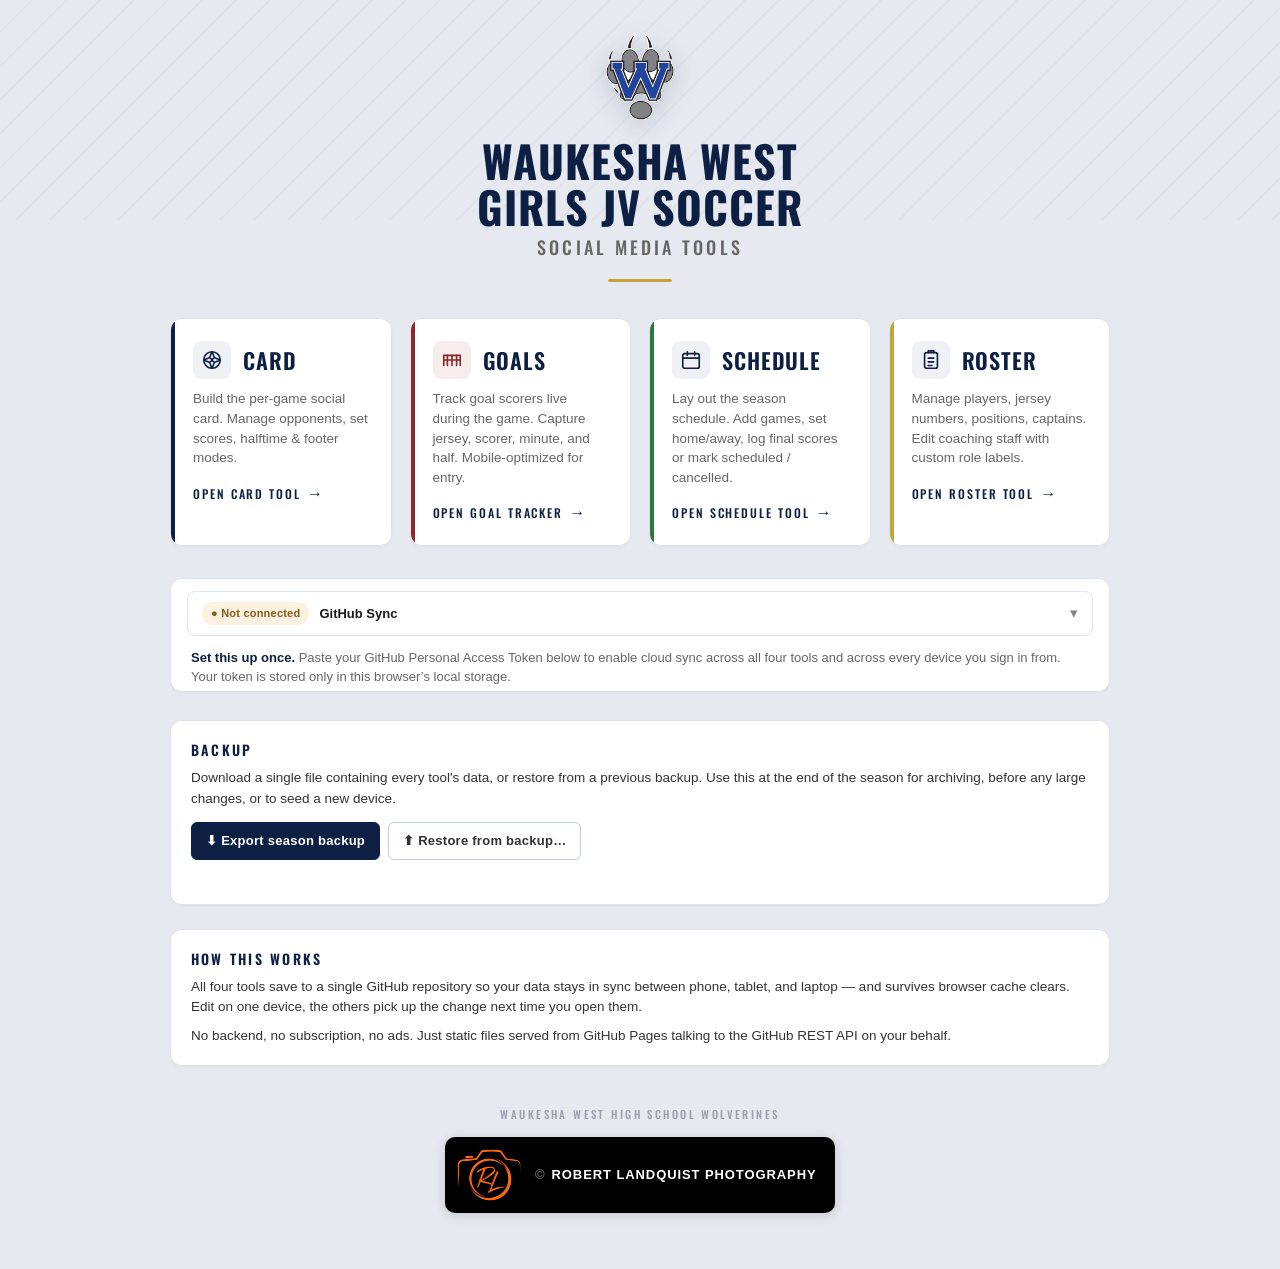
<file: index.html>
<!DOCTYPE html>
<!-- Build: 2026-05-10 -->
<html lang="en">
<head>
<meta charset="UTF-8">
<meta name="viewport" content="width=device-width, initial-scale=1.0, viewport-fit=cover">
<title>WW Girls JV Soccer Tools</title>
<meta name="description" content="Social media graphics, schedule, roster, and goal tracking for Waukesha West Girls JV Soccer.">
<link rel="icon" type="image/png" href="./Logos/WaukeshaWest.png">
<link rel="manifest" href="./manifest.json">
<link rel="stylesheet" href="./shared.css">
<meta name="theme-color" content="#0d1f42">
<meta name="apple-mobile-web-app-capable" content="yes">
<meta name="apple-mobile-web-app-status-bar-style" content="black-translucent">
<meta name="apple-mobile-web-app-title" content="WW Soccer">
<link rel="apple-touch-icon" href="./Logos/WaukeshaWest.png">
<link href="https://fonts.googleapis.com/css2?family=Oswald:wght@400;500;600;700&display=swap" rel="stylesheet">
<style>
/* Index-specific styling. The brand palette, document base, toast
   container, mobile photo-credit, and other shared chrome live in
   shared.css. Index has no app-header (its own hero serves that role).
   The two text colours --text and --text-2 below are slightly lighter
   than shared.css's defaults — index-page content is more long-form
   prose so the gentler greys read better. */
:root {
  --text:   #333333;   /* override shared's #1a1a1a for prose readability */
  --text-2: #666666;   /* override shared's #555 */
}

html, body {
  color: var(--text);
  /* System font stack — only index and Goals use this. The card-builder
     tools stay on Arial for their compact 13 px editor typography. */
  font-family: -apple-system, BlinkMacSystemFont, "Segoe UI", Roboto, sans-serif;
  font-size: 15px;
  line-height: 1.5;
  -webkit-font-smoothing: antialiased;
  /* Belt-and-suspenders against accidental horizontal scroll from the
     stripe-pattern body::before below. */
  overflow-x: hidden;
}

/* Subtle diagonal stripe pattern at the very top — pays homage to
   athletic uniform piping without being loud. Sits behind the hero
   so it reads as texture, not pattern. */
body::before {
  content: '';
  position: fixed;
  top: 0; left: 0; right: 0;
  height: 220px;
  background:
    repeating-linear-gradient(
      135deg,
      transparent 0px,
      transparent 22px,
      rgba(13, 31, 66, 0.025) 22px,
      rgba(13, 31, 66, 0.025) 24px
    );
  pointer-events: none;
  z-index: 0;
}

.page {
  position: relative;
  z-index: 1;
  max-width: 980px;
  margin: 0 auto;
  padding: 32px 20px 48px;
}

/* ─── Hero ─────────────────────────────────────────────────────── */
.hero {
  text-align: center;
  margin-bottom: 36px;
}

.hero-paw {
  /* Pin height only — the source PNG is portrait, so forcing a square
     bounding box (e.g. width: 88px AND height: 88px) stretches it
     horizontally. Letting width auto-derive from the natural aspect
     ratio keeps the paw mark looking right whatever its true dimensions. */
  height: 88px;
  width: auto;
  margin: 0 auto 18px;
  display: block;
  /* Slight drop shadow grounds the mark so it doesn't float on the
     bg color; keeps everything feeling solid. */
  filter: drop-shadow(0 4px 12px rgba(13, 31, 66, 0.18));
}

.hero h1 {
  font-family: 'Oswald', sans-serif;
  font-weight: 700;
  font-size: clamp(28px, 6vw, 44px);
  letter-spacing: 0.02em;
  color: var(--ink);
  margin: 0 0 4px;
  line-height: 1.05;
  text-transform: uppercase;
}

.hero .subtitle {
  font-family: 'Oswald', sans-serif;
  font-weight: 500;
  font-size: clamp(14px, 2.5vw, 18px);
  letter-spacing: 0.18em;
  color: var(--text-2);
  text-transform: uppercase;
  margin: 0;
}

/* Gold rule under the title. Thin, short — varsity-detail energy
   without being a banner. */
.hero .rule {
  width: 64px;
  height: 3px;
  background: var(--accent);
  margin: 18px auto 0;
  border-radius: 2px;
}

/* ─── Tool tiles ───────────────────────────────────────────────── */
/* Grid scales from 1-up (mobile) → 2-up (tablet) → 4-up (desktop).
   We jump straight from 1 to 2 instead of forcing a cramped 4-across
   on narrow tablets. */
.tools {
  display: grid;
  grid-template-columns: 1fr;
  gap: 14px;
  margin-bottom: 32px;
}

@media (min-width: 560px) {
  .tools {
    grid-template-columns: repeat(2, 1fr);
    gap: 16px;
  }
}

@media (min-width: 900px) {
  .tools {
    grid-template-columns: repeat(4, 1fr);
    gap: 18px;
  }
}

.tile {
  display: block;
  background: var(--surface);
  border: 1px solid var(--line);
  border-radius: 12px;
  padding: 22px 22px 20px;
  text-decoration: none;
  color: inherit;
  position: relative;
  overflow: hidden;
  transition: transform 120ms ease, box-shadow 120ms ease, border-color 120ms ease;
  box-shadow: 0 1px 2px rgba(13, 31, 66, 0.04);
}

/* Each tile gets a thin colored accent strip on the left edge. The
   four colors loosely match the dominant element of each tool. */
.tile::before {
  content: '';
  position: absolute;
  left: 0; top: 0; bottom: 0;
  width: 4px;
  background: var(--ink);
}
.tile.t-card::before     { background: var(--ink); }
.tile.t-schedule::before { background: var(--good); }
.tile.t-roster::before   { background: var(--accent); }
.tile.t-goals::before    { background: var(--tool-red); }

.tile:hover, .tile:focus-visible {
  transform: translateY(-2px);
  box-shadow: 0 6px 16px rgba(13, 31, 66, 0.12);
  border-color: var(--line-2);
  outline: none;
}

.tile:active {
  transform: translateY(0);
  box-shadow: 0 1px 2px rgba(13, 31, 66, 0.04);
}

.tile-head {
  display: flex;
  align-items: center;
  gap: 12px;
  margin-bottom: 10px;
}

.tile-icon {
  width: 38px;
  height: 38px;
  flex-shrink: 0;
  display: grid;
  place-items: center;
  background: rgba(13, 31, 66, 0.06);
  color: var(--ink);
  border-radius: 8px;
}
.tile-icon svg { display: block; }

/* Goals tile gets a faint red-tinted icon background to echo its
   accent strip. The other three keep the navy-tinted default. */
.tile.t-goals .tile-icon {
  background: rgba(138, 42, 42, 0.08);
  color: var(--tool-red);
}

.tile-title {
  font-family: 'Oswald', sans-serif;
  font-weight: 600;
  font-size: 22px;
  letter-spacing: 0.04em;
  color: var(--ink);
  text-transform: uppercase;
  margin: 0;
  line-height: 1;
}

.tile-blurb {
  font-size: 13.5px;
  color: var(--text-2);
  margin: 0;
  line-height: 1.45;
}

.tile-cta {
  display: inline-flex;
  align-items: center;
  gap: 6px;
  margin-top: 14px;
  font-family: 'Oswald', sans-serif;
  font-weight: 500;
  font-size: 12px;
  letter-spacing: 0.16em;
  text-transform: uppercase;
  color: var(--ink);
}

.tile-cta::after {
  content: '→';
  font-family: -apple-system, BlinkMacSystemFont, sans-serif;
  font-size: 16px;
  transition: transform 160ms ease;
}

.tile:hover .tile-cta::after,
.tile:focus-visible .tile-cta::after {
  transform: translateX(3px);
}

/* ─── GH config panel host ─────────────────────────────────────── */
/* The panel itself is rendered by common.js (renderGitHubConfigPanel).
   We just give it a card-styled host so it feels intentional on the
   landing page rather than an afterthought. */
.config-host {
  background: var(--surface);
  border: 1px solid var(--line);
  border-radius: 12px;
  padding: 4px 16px;
  margin-bottom: 28px;
  box-shadow: 0 1px 2px rgba(13, 31, 66, 0.04);
}

.config-intro {
  font-size: 13px;
  color: var(--text-2);
  margin: 12px 4px 0;
  line-height: 1.5;
}

.config-intro strong {
  color: var(--ink);
  font-weight: 600;
}

/* ─── About / footer strip ─────────────────────────────────────── */
.about {
  background: var(--surface);
  border: 1px solid var(--line);
  border-radius: 12px;
  padding: 18px 20px;
  margin-bottom: 24px;
  box-shadow: 0 1px 2px rgba(13, 31, 66, 0.04);
}

.about h2 {
  font-family: 'Oswald', sans-serif;
  font-weight: 600;
  font-size: 14px;
  letter-spacing: 0.16em;
  text-transform: uppercase;
  color: var(--ink);
  margin: 0 0 8px;
}

.about p {
  margin: 0 0 8px;
  font-size: 13.5px;
  color: var(--text);
  line-height: 1.55;
}

.about p:last-child { margin-bottom: 0; }

/* ─── Backup / restore strip ─────────────────────────────────────
   Uses the same card-shape as .about; gets a deep-navy primary
   button for export and a ghost button for import. The hidden file
   input is triggered programmatically from the import button so we
   keep the visible UI clean. */
.backup {
  background: var(--surface);
  border: 1px solid var(--line);
  border-radius: 12px;
  padding: 18px 20px;
  margin-bottom: 24px;
  box-shadow: 0 1px 2px rgba(13, 31, 66, 0.04);
}
.backup h2 {
  font-family: 'Oswald', sans-serif;
  font-weight: 600;
  font-size: 14px;
  letter-spacing: 0.16em;
  text-transform: uppercase;
  color: var(--ink);
  margin: 0 0 8px;
}
.backup p {
  margin: 0 0 12px;
  font-size: 13.5px;
  color: var(--text);
  line-height: 1.55;
}
.backup-actions {
  display: flex;
  gap: 8px;
  flex-wrap: wrap;
}
.backup-btn {
  font-family: inherit;
  font-size: 13px;
  font-weight: 600;
  padding: 9px 14px;
  border-radius: 6px;
  cursor: pointer;
  border: 1px solid var(--line-2);
  background: #fff;
  color: var(--text);
  letter-spacing: 0.02em;
  min-height: 38px;
}
.backup-btn:hover { background: #f5f7fa; }
.backup-btn.primary {
  background: var(--ink);
  color: #fff;
  border-color: var(--ink);
}
.backup-btn.primary:hover { background: var(--ink-2); }
.backup-btn:disabled { opacity: 0.5; cursor: not-allowed; }
.backup-status {
  font-size: 12px;
  color: var(--text-2);
  margin-top: 10px;
  min-height: 16px;
  font-style: italic;
}

.foot {
  text-align: center;
  font-family: 'Oswald', sans-serif;
  font-weight: 500;
  font-size: 11px;
  letter-spacing: 0.22em;
  text-transform: uppercase;
  color: var(--hint);
  padding: 12px 0;
}

.foot .dot {
  display: inline-block;
  width: 4px;
  height: 4px;
  background: var(--accent);
  border-radius: 50%;
  margin: 0 10px;
  vertical-align: middle;
}


/* ─── Site footer (tagline + photo credit) ─────────────────────
   Replaces the original single-line .foot. The credit pill is in
   document flow here (not fixed-position) — there's no editor /
   card horizontal split on the landing page so a fixed pill would
   feel out of place. */
.site-footer {
  display: flex;
  flex-direction: column;
  align-items: center;
  gap: 14px;
  padding: 16px 0 8px;
}
.site-footer .foot {
  margin: 0;
  padding: 0;
}
/* The credit pill defaults to fixed-positioning (set in shared.css)
   so it floats over the card preview in the tool pages. Index has no
   card preview, so we drop it into document flow inside .site-footer.
   The visual styling (background, padding, logo size, mobile shrink)
   already comes from shared.css — only the position override is new. */
.site-footer .photo-credit {
  position: static;
  transform: none;
}
</style>
</head>
<body>

<div class="page">

  <!-- ─── Hero ─────────────────────────────────────────────── -->
  <header class="hero">
    <img src="./Logos/WaukeshaWest.png" alt="Waukesha West paw mark" class="hero-paw">
    <h1>Waukesha West<br>Girls JV Soccer</h1>
    <p class="subtitle">Social Media Tools</p>
    <div class="rule"></div>
  </header>

  <!-- ─── Four tool tiles ──────────────────────────────────── -->
  <nav class="tools" aria-label="Social media tools">

    <!-- Card maker — owns teams.json (opponents + per-game footer/halftime
         modes, spine text). Reads goals.json for scorer rendering. -->
    <a href="./GirlsJVSoccerCard.html" class="tile t-card">
      <div class="tile-head">
        <div class="tile-icon" aria-hidden="true">
          <!-- Inline SVG: simple soccer-ball mark -->
          <svg width="22" height="22" viewBox="0 0 24 24" fill="none" stroke="currentColor" stroke-width="1.8" stroke-linecap="round" stroke-linejoin="round">
            <circle cx="12" cy="12" r="9"></circle>
            <path d="M12 3 L14.5 9 L12 12 L9.5 9 Z M12 12 L14.5 15 L12 21 L9.5 15 Z M3 12 L9 9.5 L9.5 9 M21 12 L15 9.5 L14.5 9 M3 12 L9 14.5 L9.5 15 M21 12 L15 14.5 L14.5 15"></path>
          </svg>
        </div>
        <h2 class="tile-title">Card</h2>
      </div>
      <p class="tile-blurb">
        Build the per-game social card. Manage opponents, set scores,
        halftime &amp; footer modes.
      </p>
      <span class="tile-cta">Open card tool</span>
    </a>

    <!-- Goals tracker — owns goals.json (per-goal entries with player,
         minute, half). Reads roster.json + schedule.json read-only.
         Card tool reads goals.json to render scorer lists.
         Sits second in the order because it pairs naturally with Card:
         track goals during the game, then build the post-game card. -->
    <a href="./GirlsJVSoccerGoals.html" class="tile t-goals">
      <div class="tile-head">
        <div class="tile-icon" aria-hidden="true">
          <!-- Inline SVG: soccer goal frame with net mesh -->
          <svg width="22" height="22" viewBox="0 0 24 24" fill="none" stroke="currentColor" stroke-width="1.8" stroke-linecap="round" stroke-linejoin="round">
            <path d="M3 18 L3 7 L21 7 L21 18"></path>
            <path d="M7 7 L7 18 M12 7 L12 18 M17 7 L17 18 M3 12 L21 12"></path>
          </svg>
        </div>
        <h2 class="tile-title">Goals</h2>
      </div>
      <p class="tile-blurb">
        Track goal scorers live during the game. Capture jersey,
        scorer, minute, and half. Mobile-optimized for entry.
      </p>
      <span class="tile-cta">Open goal tracker</span>
    </a>

    <!-- Schedule maker — owns schedule.json (games[], layout). Reads
         teams.json read-only for the opponent picker. -->
    <a href="./GirlsJVSoccerSchedule.html" class="tile t-schedule">
      <div class="tile-head">
        <div class="tile-icon" aria-hidden="true">
          <!-- Inline SVG: calendar mark -->
          <svg width="22" height="22" viewBox="0 0 24 24" fill="none" stroke="currentColor" stroke-width="1.8" stroke-linecap="round" stroke-linejoin="round">
            <rect x="3" y="5" width="18" height="16" rx="2"></rect>
            <path d="M3 10 H21"></path>
            <path d="M8 3 V7 M16 3 V7"></path>
          </svg>
        </div>
        <h2 class="tile-title">Schedule</h2>
      </div>
      <p class="tile-blurb">
        Lay out the season schedule. Add games, set home/away, log
        final scores or mark scheduled / cancelled.
      </p>
      <span class="tile-cta">Open schedule tool</span>
    </a>

    <!-- Roster maker — owns roster.json (players[], coaches[],
         layout). Reads no other shared file. -->
    <a href="./GirlsJVSoccerRoster.html" class="tile t-roster">
      <div class="tile-head">
        <div class="tile-icon" aria-hidden="true">
          <!-- Inline SVG: roster / clipboard mark -->
          <svg width="22" height="22" viewBox="0 0 24 24" fill="none" stroke="currentColor" stroke-width="1.8" stroke-linecap="round" stroke-linejoin="round">
            <rect x="5" y="4" width="14" height="17" rx="2"></rect>
            <path d="M9 4 V2 H15 V4"></path>
            <path d="M9 10 H15 M9 14 H15 M9 18 H13"></path>
          </svg>
        </div>
        <h2 class="tile-title">Roster</h2>
      </div>
      <p class="tile-blurb">
        Manage players, jersey numbers, positions, captains. Edit
        coaching staff with custom role labels.
      </p>
      <span class="tile-cta">Open roster tool</span>
    </a>

  </nav>

  <!-- ─── Shared GitHub config panel ──────────────────────────── -->
  <!-- common.js mounts the same collapsible panel each tool uses,
       so configuring the PAT here works for all four tools too
       (they share localStorage on this origin). -->
  <section class="config-host" aria-label="GitHub sync configuration">
    <div id="gh-config-mount"></div>
    <p class="config-intro">
      <strong>Set this up once.</strong> Paste your GitHub Personal Access
      Token below to enable cloud sync across all four tools and across
      every device you sign in from. Your token is stored only in this
      browser&rsquo;s local storage.
    </p>
  </section>

  <!-- ─── Backup / restore strip ──────────────────────────────────
       Bundles all four JSONs (teams, goals, schedule, roster) into a
       single download for end-of-season archiving and disaster
       recovery. Restore re-loads from a backup file with explicit
       per-file confirmation so a user can recover one without
       overwriting the others. Both operations go through the
       running tools' save path (via WWCommon.saveJson) so the SHA
       cache, sync-time bookkeeping, and conflict detection all do
       the right thing. -->
  <section class="backup" aria-label="Season backup">
    <h2>Backup</h2>
    <p>
      Download a single file containing every tool's data, or
      restore from a previous backup. Use this at the end of the
      season for archiving, before any large changes, or to seed
      a new device.
    </p>
    <div class="backup-actions">
      <button type="button" class="backup-btn primary" id="export-btn">
        ⬇ Export season backup
      </button>
      <button type="button" class="backup-btn" id="import-btn">
        ⬆ Restore from backup&hellip;
      </button>
      <input type="file" id="import-file"
             accept=".json,application/json" hidden>
    </div>
    <div class="backup-status" id="backup-status"></div>
  </section>

  <!-- ─── About strip ─────────────────────────────────────────── -->
  <section class="about">
    <h2>How this works</h2>
    <p>
      All four tools save to a single GitHub repository so your data
      stays in sync between phone, tablet, and laptop &mdash; and survives
      browser cache clears. Edit on one device, the others pick up the
      change next time you open them.
    </p>
    <p>
      No backend, no subscription, no ads. Just static files served from
      GitHub Pages talking to the GitHub REST API on your behalf.
    </p>
  </section>

  <footer class="site-footer">
    <p class="foot">
      Waukesha West High School Wolverines
    </p>
    <div class="photo-credit">
      <img src="./Logos/RobertLandquistPhotography.png" alt="" class="rlp-logo">
      <span class="rlp-text"><span class="rlp-copy">&copy;</span> <span class="rlp-name">Robert Landquist Photography</span></span>
    </div>
  </footer>

</div>

<div id="toast-container"></div>

<!-- ─── Mount the shared GitHub config panel ──────────────────── -->
<!-- common.js renders the panel into #gh-config-mount, exposes
     WWCommon.toast for any feedback the panel needs to surface, and
     reads/writes the same localStorage keys the four tools use. -->
<script src="./common.js"></script>
<script>
document.addEventListener('DOMContentLoaded', function() {
  if (window.WWCommon && typeof WWCommon.renderGitHubConfigPanel === 'function') {
    var ghMount = document.getElementById('gh-config-mount');
    if (ghMount) WWCommon.renderGitHubConfigPanel(ghMount);
  }
});
</script>

<!-- ─── Backup / restore wiring ─────────────────────────────── -->
<!-- Export bundles teams.json + goals.json + schedule.json +
     roster.json into one file the user can download. Restore reads
     such a file back, confirms per-file before overwriting, and
     pushes through WWCommon.saveJson so the SHA cache, sync-time
     bookkeeping, and conflict detection all stay coherent.

     The four LS_*_KEY values mirror what each tool uses internally
     (kept inline here rather than imported because each tool's HTML
     keeps them as locals — duplicating four short strings is cheaper
     than refactoring the API surface). -->
<script>
(function() {
  'use strict';

  var FILES = [
    { filename: 'teams.json',    lsKey: 'ww-soccer-opponents-v1', label: 'Teams + conferences' },
    { filename: 'goals.json',    lsKey: 'ww-soccer-goals-v1',     label: 'Goals tracked' },
    { filename: 'schedule.json', lsKey: 'ww-soccer-schedule-v1',  label: 'Schedule' },
    { filename: 'roster.json',   lsKey: 'ww-soccer-roster-v1',    label: 'Roster + coaches' }
  ];
  var BACKUP_VERSION = 1;

  function setStatus(msg, kind) {
    var el = document.getElementById('backup-status');
    if (!el) return;
    el.textContent = msg || '';
    el.style.color = (kind === 'error') ? '#a33' :
                     (kind === 'ok')    ? '#2a7a3a' :
                                          '';
  }

  function disableActions(disabled) {
    var ex = document.getElementById('export-btn');
    var im = document.getElementById('import-btn');
    if (ex) ex.disabled = disabled;
    if (im) im.disabled = disabled;
  }

  /* ─── Export ──────────────────────────────────────────────────
     Pulls each file via WWCommon.loadJson — same code path the
     tools use, so the user always gets the freshest data the
     browser knows about (GitHub if reachable, localStorage
     fallback otherwise). Bundles into a single envelope JSON,
     triggers a download. */
  function exportBackup() {
    if (!window.WWCommon) {
      setStatus('common.js not loaded — backup unavailable', 'error');
      return;
    }
    disableActions(true);
    setStatus('Gathering files…');
    var envelope = {
      backupVersion: BACKUP_VERSION,
      exportedAt:    new Date().toISOString(),
      source:        'WW-Girls-JV-Soccer landing page',
      files:         {}
    };
    var loads = FILES.map(function(spec) {
      return WWCommon.loadJson(spec.filename, spec.lsKey)
        .then(function(result) {
          envelope.files[spec.filename] = (result && result.data) ? result.data : null;
        })
        .catch(function() {
          envelope.files[spec.filename] = null;
        });
    });
    Promise.all(loads).then(function() {
      var present = Object.keys(envelope.files).filter(function(k) {
        return envelope.files[k] != null;
      });
      if (present.length === 0) {
        setStatus('Nothing to export — no data found in any file', 'error');
        disableActions(false);
        return;
      }
      var blob = new Blob([JSON.stringify(envelope, null, 2)], { type: 'application/json' });
      var url  = URL.createObjectURL(blob);
      var a    = document.createElement('a');
      var date = new Date().toISOString().slice(0, 10);
      a.href = url;
      a.download = 'ww-soccer-backup-' + date + '.json';
      document.body.appendChild(a);
      a.click();
      document.body.removeChild(a);
      setTimeout(function() { URL.revokeObjectURL(url); }, 1000);
      setStatus('Exported ' + present.length + ' file' +
                (present.length === 1 ? '' : 's') +
                ' (' + present.join(', ') + ')', 'ok');
      disableActions(false);
    });
  }

  /* ─── Import ──────────────────────────────────────────────────
     Reads the user-selected file, validates the envelope, then
     prompts per non-empty file before overwriting. Each accepted
     file is pushed through WWCommon.saveJson so the GitHub commit,
     SHA cache update, sync-time, and broadcast all happen exactly
     as if the owning tool had saved it.

     Conflict handling: saveJson surfaces the standard conflict
     dialog if the remote moved ahead — the user picks Keep mine
     (force-write the backup), Load theirs (skip this file), or
     Cancel. */
  function importBackup() {
    var input = document.getElementById('import-file');
    if (input) input.click();
  }

  function onImportFileChosen(file) {
    if (!file) return;
    if (!window.WWCommon) {
      setStatus('common.js not loaded — restore unavailable', 'error');
      return;
    }
    var reader = new FileReader();
    reader.onerror = function() { setStatus('Could not read file', 'error'); };
    reader.onload = function() {
      var envelope;
      try { envelope = JSON.parse(reader.result); }
      catch (e) { setStatus('Not a valid backup file (JSON parse failed)', 'error'); return; }
      if (!envelope || typeof envelope !== 'object' || !envelope.files) {
        setStatus('Not a valid backup file (missing files block)', 'error');
        return;
      }
      var available = FILES.filter(function(spec) {
        return envelope.files[spec.filename] != null;
      });
      if (!available.length) {
        setStatus('Backup contained no recognized files', 'error');
        return;
      }
      var summary = available.map(function(s) { return '• ' + s.label; }).join('\n');
      var when = envelope.exportedAt ? ('\n\nBackup exported: ' + envelope.exportedAt) : '';
      var go = confirm(
        'Restore from backup?\n\n' +
        'You\'ll be asked separately for each file before it overwrites.\n\n' +
        'Files in this backup:\n' + summary + when
      );
      if (!go) { setStatus('Restore cancelled', ''); return; }
      runImport(available, envelope);
    };
    reader.readAsText(file);
  }

  function runImport(available, envelope) {
    disableActions(true);
    setStatus('Restoring…');
    /* Sequential save to avoid hammering GitHub with four concurrent
       PUTs (which can self-induce 409s). */
    var idx = 0;
    var restored = [], skipped = [], failed = [];
    function next() {
      if (idx >= available.length) {
        var msg = 'Restored ' + restored.length + '/' + available.length + ' file' +
                  (available.length === 1 ? '' : 's') + '.';
        if (skipped.length) msg += ' Skipped: ' + skipped.join(', ') + '.';
        if (failed.length)  msg += ' Failed: '  + failed.join(', ')  + '.';
        setStatus(msg, failed.length ? 'error' : 'ok');
        disableActions(false);
        return;
      }
      var spec = available[idx++];
      var data = envelope.files[spec.filename];
      var ok = confirm(
        'Restore ' + spec.label + ' (' + spec.filename + ')?\n\n' +
        'This will overwrite your current ' + spec.filename + ' both ' +
        'locally and on GitHub.'
      );
      if (!ok) { skipped.push(spec.filename); next(); return; }
      WWCommon.saveJson(spec.filename, spec.lsKey, data, 'Backup restore')
        .then(function(result) {
          var ok = result && (result.action === 'saved' ||
                              result.action === 'saved-local-only' ||
                              result.action === 'conflict-forced');
          if (ok) restored.push(spec.filename);
          else if (result && result.action === 'cancelled') skipped.push(spec.filename);
          else if (result && result.action === 'conflict-reloaded') skipped.push(spec.filename);
          else failed.push(spec.filename);
          next();
        })
        .catch(function() {
          failed.push(spec.filename);
          next();
        });
    }
    next();
  }

  /* Wire buttons + file input on DOM ready. */
  function init() {
    var ex = document.getElementById('export-btn');
    var im = document.getElementById('import-btn');
    var fi = document.getElementById('import-file');
    if (ex) ex.addEventListener('click', exportBackup);
    if (im) im.addEventListener('click', importBackup);
    if (fi) fi.addEventListener('change', function() {
      var f = fi.files && fi.files[0];
      onImportFileChosen(f);
      fi.value = ''; /* allow re-selecting the same file */
    });
  }
  if (document.readyState === 'loading') {
    document.addEventListener('DOMContentLoaded', init);
  } else {
    init();
  }
})();
</script>

<!-- ─── Service worker registration ──────────────────────────── -->
<!-- Delegated to common.js since all five pages do the same thing. -->
<script>
if (window.WWCommon && typeof WWCommon.registerServiceWorker === 'function') {
  WWCommon.registerServiceWorker();
}
</script>

</body>
</html>
</file>
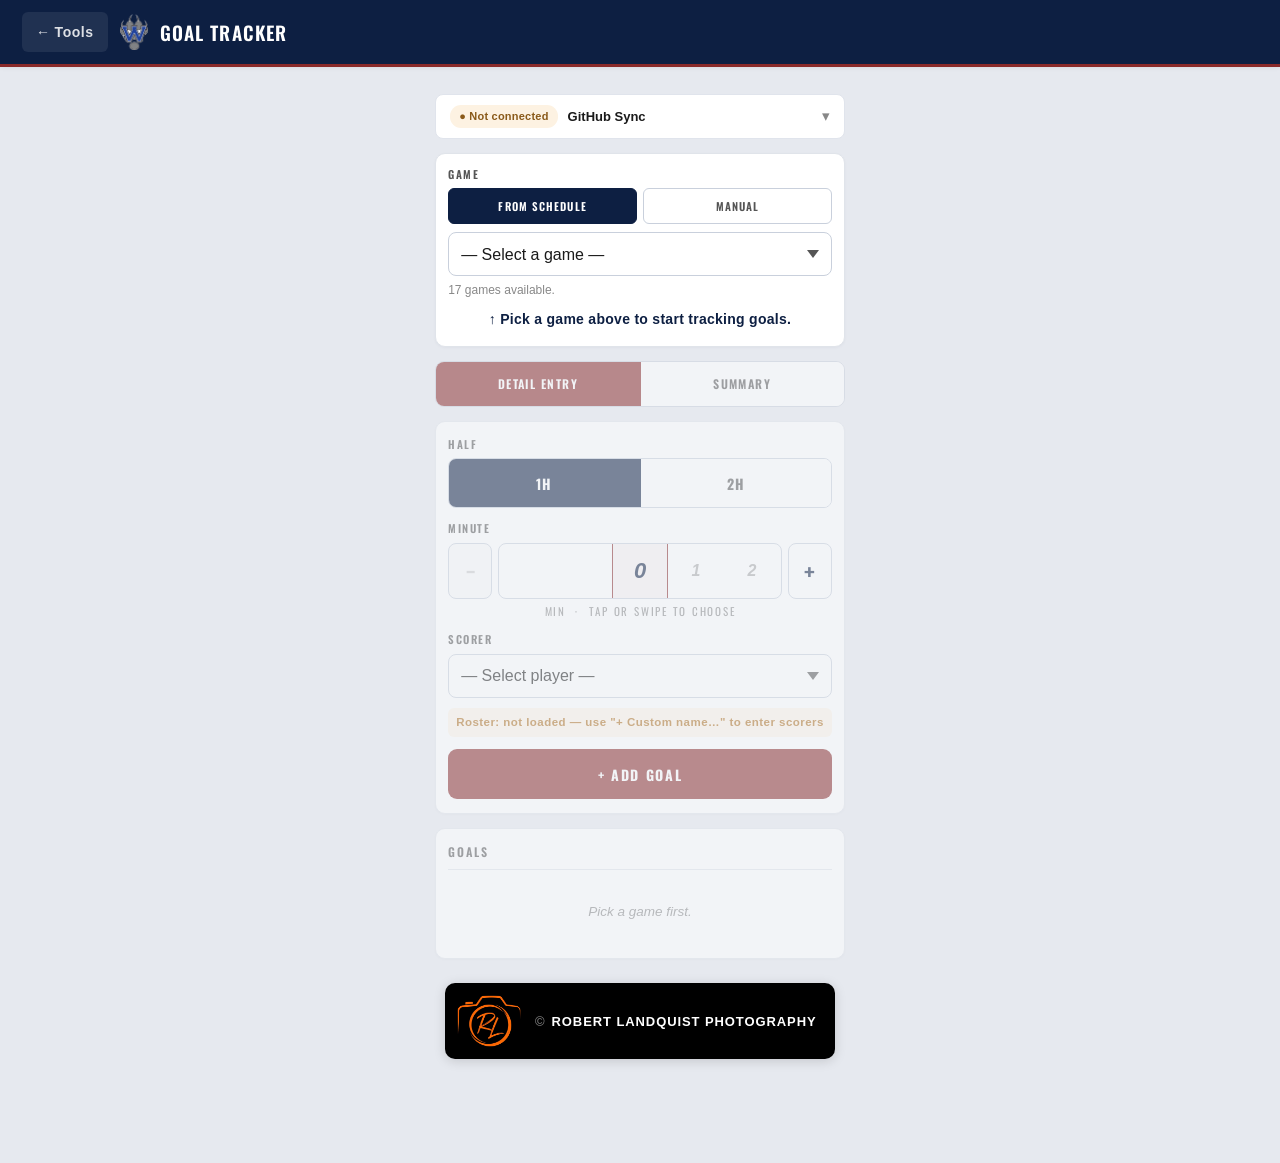
<file: GirlsJVSoccerGoals.html>
<!DOCTYPE html>
<!-- Build: 2026-05-11 -->
<html lang="en">
<head>
<meta charset="UTF-8">
<meta name="viewport" content="width=device-width, initial-scale=1.0, viewport-fit=cover">
<title>WW Girls JV Soccer — Goal Tracker</title>
<link rel="icon" type="image/png" href="./Logos/WaukeshaWest.png">
<link rel="manifest" href="./manifest.json">
<link rel="stylesheet" href="./shared.css">
<meta name="theme-color" content="#8a2a2a">
<meta name="apple-mobile-web-app-capable" content="yes">
<meta name="apple-mobile-web-app-status-bar-style" content="black-translucent">
<meta name="apple-mobile-web-app-title" content="Soccer Goal Tracker">
<link rel="apple-touch-icon" href="./Logos/WaukeshaWest.png">
<link href="https://fonts.googleapis.com/css2?family=Oswald:wght@400;500;600;700&display=swap" rel="stylesheet">
<style>
/* Goals-specific overrides. The brand palette, document base,
   app-header chrome (background, paw, h1, back-link, ::after stripe),
   .photo-credit pill visual styling, and shared mobile rules all
   live in shared.css. Goals doesn't use the .app-body / .editor-toggle
   pattern (it has its own .container + mobile-first single-column
   layout), so those bits of shared.css simply never match here. */

/* Aggressive reset that Goals' tight mobile layout depends on —
   removes all default margins/padding the browser supplies for h1/p/etc.
   shared.css's `* { box-sizing }` is a superset rule that still applies. */
* { margin: 0; padding: 0; }

:root {
  /* Per-tool identity. --tool (deep red) is this tool's primary accent,
     used by the Add button, focus rings, the half-label divider, the
     view-toggle active state, etc. --tool-marker overrides shared's
     default --ink so the stripe under the header shows in deep red
     instead of navy. */
  --tool:        #8a2a2a;
  --tool-2:      #6a1c1c;
  --tool-soft:   #fbe8e8;
  --tool-marker: #8a2a2a;

  /* Goals shipped with slightly different fine-grained values than
     shared. Keep the overrides that genuinely differ; the rest are
     identical to shared so we don't need to re-declare them. */
  --text-3:    #888;
  --line-2:    #c9d0dc;   /* slightly different from shared's #c0cce0 */
}

html, body {
  /* font-family + size + smoothing + horizontal-scroll guard are
     Goals-specific (the long-form prose / form layout reads better
     in a system stack than the Card/Schedule/Roster Arial).
     overflow-x:clip (not :hidden) is intentional — :hidden would
     turn html/body into a scroll container, which silently breaks
     position:sticky on .app-header (shared.css declares the header
     sticky; with :hidden the browser sticks it to body's scroll
     viewport instead of the page's, so it doesn't follow page
     scroll). :clip blocks horizontal overflow visually without
     establishing a scroll container, so the sticky header keeps
     working. Chrome 90+ / Firefox 81+ / Safari 16+. */
  color: var(--text);
  font-family: -apple-system, BlinkMacSystemFont, "Segoe UI", Roboto, sans-serif;
  font-size: 15px;
  line-height: 1.5;
  -webkit-font-smoothing: antialiased;
  overflow-x: clip;
}

/* ─── App header ───────────────────────────────────────────── */
/* .app-header chrome lives in shared.css. The deep-red marker stripe
   is set via --tool-marker in the :root above. */

/* ─── Container ────────────────────────────────────────────── */
.container {
  max-width: 540px;
  margin: 0 auto;
  padding: 16px 14px 16px;
  /* Bottom safe-area inset for iOS PWA home indicator. Was 96px when
     a fixed-position credit pill needed clearance; the pill is now in
     document flow at the end of the container, so we just need normal
     bottom padding plus the home-indicator inset. */
  padding-bottom: calc(16px + env(safe-area-inset-bottom));
}

.config-mount { margin-bottom: 14px; }

/* ─── Game picker (sticky) ─────────────────────────────────── */
.game-picker {
  background: var(--surface);
  border: 1px solid var(--line);
  border-radius: 10px;
  padding: 12px 12px 14px;
  margin-bottom: 14px;
  box-shadow: 0 1px 3px rgba(13,31,66,0.04);
}

.section-label {
  font-family: 'Oswald', sans-serif;
  font-size: 11px;
  font-weight: 600;
  letter-spacing: 0.14em;
  text-transform: uppercase;
  color: var(--text-2);
  margin-bottom: 6px;
}

.gp-row { display: flex; gap: 8px; align-items: center; flex-wrap: wrap; margin-bottom: 8px; }
.gp-row:last-child { margin-bottom: 0; }

select, input[type="date"], input[type="text"], input[type="number"] {
  width: 100%;
  /* 16px+ avoids iOS auto-zoom-on-focus */
  font-size: 16px;
  padding: 11px 12px;
  border: 1px solid var(--line-2);
  border-radius: 8px;
  background: #fff;
  color: var(--text);
  min-height: 44px;
  appearance: none;
  -webkit-appearance: none;
  font-family: inherit;
}
select { background-image: url("data:image/svg+xml;utf8,<svg xmlns='http://www.w3.org/2000/svg' width='12' height='8' viewBox='0 0 12 8'><path fill='%23555' d='M6 8 L0 0 L12 0 Z'/></svg>"); background-repeat: no-repeat; background-position: right 12px center; padding-right: 34px; }
select:focus, input:focus { outline: 2px solid var(--tool); outline-offset: -2px; border-color: var(--tool); }

.gp-mode-row {
  display: flex;
  gap: 6px;
  margin-bottom: 8px;
}
.gp-mode-btn {
  flex: 1;
  font-family: 'Oswald', sans-serif;
  font-size: 11px;
  font-weight: 600;
  letter-spacing: 0.1em;
  text-transform: uppercase;
  padding: 8px 6px;
  border: 1px solid var(--line-2);
  background: #fff;
  color: var(--text-2);
  border-radius: 6px;
  cursor: pointer;
  min-height: 36px;
}
.gp-mode-btn.active {
  background: var(--ink);
  color: #fff;
  border-color: var(--ink);
}

/* Currently-selected game indicator. Two states:
     - default (no .has-goals): neutral gray-blue. Game is set up but
       no goals have been tracked yet — calmly waiting for input.
     - .has-goals: light green. Goals are being tracked — positive
       confirmation that data is captured. Matches the .loaded/.empty
       pattern used by the roster badge and the Card tool's goals
       link status. */
.gp-current {
  background: #f0f4fa;
  border: 1px solid #c9d6e6;
  border-radius: 8px;
  padding: 10px 12px;
  display: flex;
  align-items: center;
  gap: 10px;
  margin-top: 4px;
  transition: background 120ms, border-color 120ms;
}
.gp-current.has-goals {
  background: #e8f5e8;
  border-color: #b8d8b8;
}
.gp-current .gp-current-text {
  flex: 1;
  font-family: 'Oswald', sans-serif;
  font-weight: 600;
  font-size: 14px;
  color: var(--ink);
  letter-spacing: 0.04em;
  line-height: 1.25;
  min-width: 0;
  overflow: hidden;
  text-overflow: ellipsis;
  transition: color 120ms;
}
.gp-current.has-goals .gp-current-text {
  color: var(--good);
}
.gp-current .gp-current-text small {
  display: block;
  font-family: -apple-system, sans-serif;
  font-size: 11px;
  font-weight: 400;
  color: var(--text-3);
  letter-spacing: 0;
  text-transform: none;
  margin-top: 2px;
}
.gp-current.has-goals .gp-current-text small {
  color: #4a8a4a;
}

.gp-empty-msg {
  color: var(--ink);
  font-size: 14px;
  font-weight: 600;
  text-align: center;
  padding: 10px 12px 2px;
  letter-spacing: 0.02em;
}
.gp-empty-msg::before {
  content: '\2191 \00a0';   /* up-arrow + non-breaking space */
  font-weight: 700;
}

.hint {
  font-size: 12px;
  color: var(--text-3);
  line-height: 1.4;
  margin-top: 6px;
}
.hint code {
  font-family: ui-monospace, "SF Mono", Menlo, monospace;
  font-size: 11px;
  background: #f1f3f7;
  padding: 1px 5px;
  border-radius: 3px;
}

/* ─── View toggle (Detail / Summary) ───────────────────────── */
.view-toggle {
  display: flex;
  gap: 0;
  border: 1px solid var(--line-2);
  border-radius: 9px;
  overflow: hidden;
  margin-bottom: 14px;
  background: #fff;
}
.vt-btn {
  flex: 1;
  font-family: 'Oswald', sans-serif;
  font-size: 12px;
  font-weight: 600;
  letter-spacing: 0.12em;
  text-transform: uppercase;
  padding: 12px 8px;
  background: #fff;
  color: var(--text-2);
  border: none;
  cursor: pointer;
  min-height: 44px;
  transition: background 100ms;
}
.vt-btn.active {
  background: var(--tool);
  color: #fff;
}
.vt-btn + .vt-btn { border-left: 1px solid var(--line-2); }
.vt-btn.active + .vt-btn,
.vt-btn + .vt-btn.active { border-left-color: var(--tool); }

/* ─── Entry form ───────────────────────────────────────────── */
.entry-form {
  background: var(--surface);
  border: 1px solid var(--line);
  border-radius: 10px;
  padding: 14px 12px;
  margin-bottom: 14px;
  box-shadow: 0 1px 3px rgba(13,31,66,0.04);
}
.entry-form .form-block { margin-bottom: 12px; }
.entry-form .form-block:last-child { margin-bottom: 0; }

.half-toggle {
  display: flex;
  gap: 0;
  border: 1px solid var(--line-2);
  border-radius: 8px;
  overflow: hidden;
}
.ht-btn {
  flex: 1;
  font-family: 'Oswald', sans-serif;
  font-size: 14px;
  font-weight: 700;
  letter-spacing: 0.08em;
  padding: 12px 8px;
  background: #fff;
  color: var(--text-2);
  border: none;
  cursor: pointer;
  min-height: 48px;
  text-transform: uppercase;
}
.ht-btn.active {
  background: var(--ink);
  color: #fff;
}
.ht-btn + .ht-btn { border-left: 1px solid var(--line-2); }
.ht-btn.active + .ht-btn,
.ht-btn + .ht-btn.active { border-left-color: var(--ink); }

/* Minute picker — horizontal scrolling strip. Lets the user flick
   through nearby minutes (e.g. entering goals at 23' then 28' is just
   a quick swipe), with -/+ buttons for fine-grained nudges. The
   selected minute is centered in the strip and highlighted. CSS
   scroll-snap handles the snap-to-cell behavior; JS reads which cell
   is centered after a scroll settles, then mirrors that into the
   hidden input the form reads on Add. */
.minute-picker {
  display: grid;
  grid-template-columns: 44px 1fr 44px;
  gap: 6px;
  align-items: stretch;
}
.mp-arrow {
  background: #fff;
  border: 1px solid var(--line-2);
  border-radius: 8px;
  font-family: 'Oswald', sans-serif;
  font-weight: 700;
  font-size: 24px;
  line-height: 1;
  color: var(--ink);
  cursor: pointer;
  min-height: 56px;
  user-select: none;
  -webkit-user-select: none;
  display: flex;
  align-items: center;
  justify-content: center;
  padding: 0;
  -webkit-tap-highlight-color: transparent;
}
.mp-arrow:active { background: #f0f4fa; }
.mp-arrow:disabled {
  color: #ccc;
  background: #fafafa;
  cursor: not-allowed;
}
.mp-strip-wrap {
  position: relative;
  height: 56px;
  border: 1px solid var(--line-2);
  border-radius: 8px;
  overflow: hidden;
  background: #fff;
}
/* Center marker — sits behind the cells, pointer-events disabled so
   scrolling/tapping passes through to the strip below it. */
.mp-indicator {
  position: absolute;
  left: 50%;
  top: 0;
  bottom: 0;
  width: 56px;
  background: rgba(138, 42, 42, 0.06);
  border-left: 1px solid var(--tool);
  border-right: 1px solid var(--tool);
  transform: translateX(-50%);
  pointer-events: none;
  z-index: 1;
}
.mp-strip {
  position: absolute;
  inset: 0;
  display: flex;
  overflow-x: auto;
  overflow-y: hidden;
  scroll-snap-type: x mandatory;
  scroll-behavior: smooth;
  scrollbar-width: none;       /* Firefox */
  -ms-overflow-style: none;    /* IE/Edge legacy */
  /* Padding lets first/last cells scroll-snap to dead-center. The
     56px / 2 = 28px subtraction matches the cell width below. */
  padding: 0 calc(50% - 28px);
}
.mp-strip::-webkit-scrollbar { display: none; }
.mp-cell {
  flex: 0 0 56px;
  scroll-snap-align: center;
  scroll-snap-stop: always;
  display: flex;
  align-items: center;
  justify-content: center;
  font-family: 'Arial Black', Arial, sans-serif;
  font-style: italic;
  font-weight: 900;
  font-size: 16px;
  color: #aaa;
  cursor: pointer;
  user-select: none;
  -webkit-user-select: none;
  -webkit-tap-highlight-color: transparent;
  transition: color 100ms, font-size 100ms;
  z-index: 2;   /* above the indicator so text is sharp */
  position: relative;
}
.mp-cell.active {
  color: var(--ink);
  font-size: 22px;
}
.mp-suffix-row {
  display: flex;
  justify-content: center;
  margin-top: 4px;
  font-family: 'Oswald', sans-serif;
  font-size: 11px;
  letter-spacing: 0.16em;
  color: var(--text-3);
  text-transform: uppercase;
}

.scorer-row {
  display: grid;
  grid-template-columns: 1fr;
  gap: 8px;
}
.scorer-row .custom-name-input { display: none; }
.scorer-row.with-custom { grid-template-columns: 1fr 1fr; }
.scorer-row.with-custom .custom-name-input { display: block; }

.add-btn {
  display: block;
  width: 100%;
  background: var(--tool);
  color: #fff;
  font-family: 'Oswald', sans-serif;
  font-size: 14px;
  font-weight: 700;
  letter-spacing: 0.12em;
  text-transform: uppercase;
  padding: 14px;
  border: none;
  border-radius: 9px;
  cursor: pointer;
  min-height: 50px;
  transition: background 100ms;
}
.add-btn:active { background: var(--tool-2); }
.add-btn:disabled {
  background: #d4c0c0;
  cursor: not-allowed;
}

/* Roster status badge under the form. Mirrors the card tool's badge. */
.roster-badge {
  margin-top: 10px;
  font-size: 11.5px;
  font-weight: 600;
  letter-spacing: 0.04em;
  text-align: center;
  padding: 6px 8px;
  border-radius: 6px;
}
.roster-badge.loaded { background: #e8f5e8; color: var(--good); }
.roster-badge.empty { background: #fff5e8; color: var(--warn); }

/* ─── Goals list ───────────────────────────────────────────── */
.list-host {
  background: var(--surface);
  border: 1px solid var(--line);
  border-radius: 10px;
  padding: 14px 12px;
  margin-bottom: 14px;
  box-shadow: 0 1px 3px rgba(13,31,66,0.04);
}
.list-host h2 {
  font-family: 'Oswald', sans-serif;
  font-size: 12px;
  font-weight: 600;
  letter-spacing: 0.16em;
  text-transform: uppercase;
  color: var(--text-2);
  margin-bottom: 10px;
  padding-bottom: 8px;
  border-bottom: 1px solid var(--line);
}
.list-host h2 .count {
  background: var(--ink);
  color: #fff;
  font-size: 11px;
  font-weight: 700;
  padding: 1px 7px;
  border-radius: 9px;
  margin-left: 6px;
  letter-spacing: 0;
}

.empty-state {
  padding: 22px 14px;
  text-align: center;
  color: var(--text-3);
  font-style: italic;
  font-size: 13.5px;
}

.half-label {
  font-family: 'Oswald', sans-serif;
  font-size: 10px;
  font-weight: 700;
  letter-spacing: 0.18em;
  text-transform: uppercase;
  color: var(--tool);
  padding: 12px 4px 6px;
  border-bottom: 1px dashed var(--line);
  margin-bottom: 4px;
}
.half-label:first-child { padding-top: 4px; }

/* Goal row — single goal entry. Layout: [min']  [#NN NAME]  [✎][✕] */
.goal-row {
  display: grid;
  grid-template-columns: 56px 1fr auto;
  gap: 10px;
  align-items: center;
  padding: 10px 6px;
  border-bottom: 1px solid #f3f4f7;
  min-height: 50px;
}
.goal-row:last-child { border-bottom: none; }
.goal-row .goal-min {
  font-family: 'Arial Black', Arial, sans-serif;
  font-style: italic;
  font-weight: 900;
  font-size: 16px;
  color: var(--ink);
  text-align: center;
  background: #f1f3f7;
  border-radius: 6px;
  padding: 4px 0;
  letter-spacing: 0.02em;
}
.goal-row .goal-min.no-min {
  color: var(--text-3);
  font-style: normal;
  font-weight: 600;
  font-size: 13px;
}
.goal-row .goal-name {
  font-size: 14.5px;
  line-height: 1.25;
  min-width: 0;
  overflow: hidden;
  text-overflow: ellipsis;
}
.goal-row .goal-name .jersey {
  font-family: 'Oswald', sans-serif;
  font-weight: 700;
  font-size: 13px;
  color: var(--ink);
  margin-right: 6px;
  letter-spacing: 0.02em;
}
.goal-row .goal-name .player-name {
  font-weight: 500;
  color: var(--text);
}
/* Unknown scorer — visually distinct from named scorers so the user
   can tell at a glance which goals still need attribution. Italic +
   slightly muted reads as "TBD" without being alarming. */
.goal-row .goal-name .player-name.unknown {
  font-style: italic;
  color: var(--text-2);
  font-weight: 400;
}
.goal-row .goal-name .unknown-tag {
  font-size: 10px;
  text-transform: uppercase;
  letter-spacing: 0.1em;
  color: var(--text-3);
  margin-left: 6px;
  font-weight: 600;
  font-style: normal;
}
.goal-row .goal-name .custom-tag {
  font-size: 10px;
  text-transform: uppercase;
  letter-spacing: 0.1em;
  color: var(--text-3);
  margin-left: 6px;
  font-weight: 600;
}
.goal-row .goal-actions {
  display: flex;
  gap: 4px;
  flex-shrink: 0;
}
.icon-btn {
  background: none;
  border: 1px solid transparent;
  color: var(--text-3);
  font-size: 14px;
  cursor: pointer;
  width: 32px;
  height: 32px;
  border-radius: 6px;
  display: flex;
  align-items: center;
  justify-content: center;
  transition: background 100ms, color 100ms;
}
.icon-btn:active { background: #f1f3f7; }
.icon-btn.danger:active { background: #fbe8e8; color: var(--tool); }

/* Inline edit form — replaces a row temporarily */
.goal-row.editing {
  grid-template-columns: 1fr;
  gap: 10px;
  background: #fafbfd;
  border: 1px solid var(--line-2);
  border-radius: 8px;
  padding: 12px;
  margin: 4px 0;
}
.edit-form-grid {
  display: grid;
  grid-template-columns: 1fr 1fr;
  gap: 8px;
}
.edit-form-grid .full { grid-column: 1 / -1; }
.edit-actions {
  display: flex;
  gap: 8px;
  margin-top: 4px;
}
.btn-secondary {
  flex: 1;
  font-family: 'Oswald', sans-serif;
  font-size: 12px;
  font-weight: 600;
  letter-spacing: 0.1em;
  text-transform: uppercase;
  padding: 10px;
  border: 1px solid var(--line-2);
  background: #fff;
  color: var(--text-2);
  border-radius: 6px;
  cursor: pointer;
  min-height: 40px;
}
.btn-secondary.primary {
  background: var(--ink);
  color: #fff;
  border-color: var(--ink);
}

/* ─── Summary list ─────────────────────────────────────────── */
.summary-row {
  display: grid;
  grid-template-columns: 48px 1fr auto;
  gap: 12px;
  align-items: center;
  padding: 12px 6px;
  border-bottom: 1px solid #f3f4f7;
  min-height: 52px;
}
.summary-row:last-child { border-bottom: none; }
.summary-row .summary-num {
  font-family: 'Arial Black', Arial, sans-serif;
  font-style: italic;
  font-weight: 900;
  font-size: 18px;
  color: var(--ink);
  text-align: center;
  background: #f1f3f7;
  border-radius: 6px;
  padding: 6px 0;
}
.summary-row .summary-num.no-num {
  font-style: normal;
  font-weight: 600;
  font-size: 12px;
  color: var(--text-3);
}
.summary-row .summary-name {
  font-size: 15px;
  font-weight: 500;
  color: var(--text);
  overflow: hidden;
  text-overflow: ellipsis;
  white-space: nowrap;
}
.summary-row .summary-name .custom-tag {
  font-size: 10px;
  text-transform: uppercase;
  letter-spacing: 0.1em;
  color: var(--text-3);
  margin-left: 6px;
  font-weight: 600;
}
.summary-row .summary-name .unknown-tag {
  font-size: 10px;
  text-transform: uppercase;
  letter-spacing: 0.1em;
  color: var(--text-3);
  margin-left: 6px;
  font-weight: 600;
  font-style: normal;
}
.summary-row .summary-goals {
  font-family: 'Oswald', sans-serif;
  font-weight: 700;
  font-size: 14px;
  color: var(--tool);
  letter-spacing: 0.04em;
}
.summary-row .summary-goals .num {
  font-family: 'Arial Black', Arial, sans-serif;
  font-style: italic;
  font-size: 18px;
  margin-right: 4px;
}

/* ─── Game total ──────────────────────────────────────────── */
.game-total {
  background: var(--ink);
  color: #fff;
  border-radius: 10px;
  padding: 14px 16px;
  margin-bottom: 14px;
  display: flex;
  justify-content: space-between;
  align-items: center;
  box-shadow: 0 2px 6px rgba(13,31,66,0.12);
}
.game-total .gt-label {
  font-family: 'Oswald', sans-serif;
  font-size: 12px;
  font-weight: 600;
  letter-spacing: 0.18em;
  text-transform: uppercase;
  color: rgba(255,255,255,0.75);
}
.game-total .gt-value {
  font-family: 'Arial Black', Arial, sans-serif;
  font-style: italic;
  font-weight: 900;
  font-size: 28px;
  letter-spacing: 0.02em;
}

/* ─── Final Result section ──────────────────────────────────
   Lives below the Game Total. Three rendered states:
     - Manual mode: just a message ("not in schedule")
     - Scheduled, not yet final: small form with WW count + opp
       score input + "Mark as Final" button.
     - Final already: same form pre-filled, "Update Result" +
       "Un-finalize" buttons. If goals tracked diverge from saved
       scoreUs, a small drift hint appears.

   Color treatment matches the rest of the tool — neutral by
   default, soft-green tint when the game is final (mirrors the
   game pill at the top). */
.final-result {
  background: #fafbfd;
  border: 1px solid var(--line-2);
  border-radius: 10px;
  padding: 14px 16px;
  margin-bottom: 14px;
  transition: background 120ms, border-color 120ms;
}
.final-result.is-final {
  background: #e8f5e8;
  border-color: #b8d8b8;
}
.final-result.is-cancelled {
  background: #fbe8e8;
  border-color: #e6c5c5;
}
.final-result .fr-header {
  font-family: 'Oswald', sans-serif;
  font-size: 13px;
  font-weight: 600;
  letter-spacing: 0.16em;
  text-transform: uppercase;
  color: var(--text-2);
  margin-bottom: 10px;
  display: flex;
  justify-content: space-between;
  align-items: baseline;
}
.final-result.is-final .fr-header { color: var(--good); }
.final-result .fr-status-pill {
  font-size: 11px;
  font-weight: 700;
  padding: 2px 8px;
  border-radius: 4px;
  text-transform: uppercase;
  letter-spacing: 0.04em;
  background: #e8eef7;
  color: var(--text-2);
}
.final-result.is-final .fr-status-pill {
  background: var(--good);
  color: #fff;
}
.final-result.is-cancelled .fr-status-pill {
  background: var(--tool);
  color: #fff;
}
.final-result .fr-message {
  font-size: 13px;
  color: var(--text-2);
  line-height: 1.4;
}
.final-result .fr-row {
  display: grid;
  grid-template-columns: 110px 1fr;
  gap: 8px;
  align-items: center;
  margin-bottom: 8px;
}
.final-result .fr-label {
  font-family: 'Oswald', sans-serif;
  font-size: 12px;
  font-weight: 600;
  letter-spacing: 0.1em;
  text-transform: uppercase;
  color: var(--text-2);
}
.final-result .fr-ww-score {
  font-family: 'Arial Black', Arial, sans-serif;
  font-style: italic;
  font-weight: 900;
  font-size: 22px;
  color: var(--ink);
  display: flex;
  align-items: baseline;
  gap: 8px;
}
.final-result .fr-ww-score .fr-score-suffix {
  font-family: -apple-system, sans-serif;
  font-style: normal;
  font-size: 11px;
  font-weight: 400;
  color: var(--text-3);
}
.final-result .fr-drift-hint {
  font-size: 11px;
  color: #b35a00;
  font-style: italic;
  margin-left: 6px;
  font-family: -apple-system, sans-serif;
}
.final-result input[type="number"] {
  font-family: 'Arial Black', Arial, sans-serif;
  font-style: italic;
  font-size: 18px;
  font-weight: 900;
  color: var(--ink);
  text-align: center;
  padding: 8px;
  border: 1px solid var(--line-2);
  border-radius: 6px;
  width: 80px;
  background: #fff;
}
.final-result .fr-actions {
  display: flex;
  gap: 8px;
  margin-top: 12px;
}
.final-result .fr-btn {
  flex: 1;
  font-family: 'Oswald', sans-serif;
  font-size: 13px;
  font-weight: 700;
  letter-spacing: 0.06em;
  text-transform: uppercase;
  padding: 10px 12px;
  border-radius: 6px;
  cursor: pointer;
  border: 1px solid transparent;
  transition: background 120ms, opacity 120ms;
}
.final-result .fr-btn-primary {
  background: var(--good);
  color: #fff;
  border-color: var(--good);
}
.final-result .fr-btn-primary:hover { background: #1f5e2c; }
.final-result .fr-btn-primary:disabled { opacity: 0.6; cursor: not-allowed; }
.final-result .fr-btn-secondary {
  background: #fff;
  color: var(--text-2);
  border-color: var(--line-2);
}
.final-result .fr-btn-secondary:hover { background: #f0f4fa; }

/* ─── Disabled state when no game is selected ─────────────── */
.disabled-section {
  opacity: 0.5;
  pointer-events: none;
}

/* ─── Wider viewport (tablet / desktop) ──────────────────── */
@media (min-width: 720px) {
  .container { padding: 22px 18px 96px; }
  .app-header { padding: 12px 22px; }
  .app-header h1 { font-size: 19px; }
}

/* ─── Robert Landquist Photography credit ────────────────────
   Sits at the bottom of the page in document flow (scrolls with
   content). The Card/Schedule/Roster tools use a fixed-position
   variant of this same pill, but the Goals tool's compact mobile
   layout reads better with the credit anchored to the page end. */
/* The photo-credit's visual styling (background, padding, logo size,
   text colours, mobile shrink) comes from shared.css. Goals overrides
   ONLY the positioning so the pill sits in document flow at the end of
   the page (its compact mobile layout has no card-preview area for a
   fixed pill to hover over). max-width keeps the pill from overflowing
   the narrow container on small phones. */
.photo-credit {
  position: static;
  transform: none;
  margin: 24px auto 8px;
  width: max-content;
  max-width: calc(100% - 16px);
}
</style>
</head>
<body>

<!-- ═══════════════════════════════════════════════════════════ -->
<!-- HEADER                                                       -->
<!-- ═══════════════════════════════════════════════════════════ -->
<header class="app-header">
  <a href="./" class="back-link" title="Back to tools"><span aria-hidden="true">←</span> Tools</a>
  <img src="./Logos/WaukeshaWest.png" alt="WW" class="paw">
  <h1>Goal Tracker</h1>
</header>

<div class="container">

  <!-- Shared GitHub config panel — same one common.js mounts for the
       other three tools, so the PAT carries over automatically. -->
  <div id="gh-config-mount" class="config-mount"></div>

  <!-- ═══════════════════════════════════════════════════════════ -->
  <!-- GAME PICKER                                                  -->
  <!-- ═══════════════════════════════════════════════════════════ -->
  <section class="game-picker" id="game-picker-section">
    <div class="section-label">Game</div>

    <!-- Mode row: pick from schedule.json OR enter manually. Mirrors
         the hybrid Option C from the design spec — schedule dropdown is
         the path of least friction; manual is an escape hatch for
         games that aren't in the schedule (scrimmages, tournaments,
         etc.). -->
    <div class="gp-mode-row">
      <button type="button" class="gp-mode-btn active" id="gp-mode-schedule" onclick="setPickerMode('schedule')">From Schedule</button>
      <button type="button" class="gp-mode-btn" id="gp-mode-manual" onclick="setPickerMode('manual')">Manual</button>
    </div>

    <!-- Schedule mode -->
    <div id="gp-schedule-pane">
      <select id="gp-schedule-select" onchange="onScheduleSelect(this.value)">
        <option value="">— Select a game —</option>
      </select>
      <div class="hint" id="gp-schedule-hint">Loading schedule…</div>
    </div>

    <!-- Manual mode -->
    <div id="gp-manual-pane" style="display:none;">
      <div class="gp-row">
        <input type="date" id="gp-manual-date" onchange="onManualChange()">
      </div>
      <div class="gp-row">
        <input type="text" id="gp-manual-opp" placeholder="Opponent name" oninput="onManualChange()">
      </div>
      <div class="hint">Use this for games not in the season schedule (scrimmages, tournaments, etc.).</div>
    </div>

    <!-- Currently-selected game indicator. Hidden until both fields resolve. -->
    <div class="gp-current" id="gp-current" style="display:none;">
      <div class="gp-current-text" id="gp-current-text"></div>
    </div>
    <div class="gp-empty-msg" id="gp-empty-msg">Pick a game above to start tracking goals.</div>
  </section>

  <!-- ═══════════════════════════════════════════════════════════ -->
  <!-- VIEW TOGGLE                                                  -->
  <!-- ═══════════════════════════════════════════════════════════ -->
  <div class="view-toggle">
    <button type="button" class="vt-btn active" id="vt-detail" onclick="setView('detail')">Detail Entry</button>
    <button type="button" class="vt-btn" id="vt-summary" onclick="setView('summary')">Summary</button>
  </div>

  <!-- ═══════════════════════════════════════════════════════════ -->
  <!-- DETAIL MODE                                                  -->
  <!-- ═══════════════════════════════════════════════════════════ -->
  <div id="detail-section">

    <!-- Entry form — half toggle, minute, scorer dropdown, add button. -->
    <section class="entry-form" id="entry-form">
      <div class="form-block">
        <div class="section-label">Half</div>
        <div class="half-toggle">
          <button type="button" class="ht-btn active" id="ht-1" onclick="setHalf(1)">1H</button>
          <button type="button" class="ht-btn" id="ht-2" onclick="setHalf(2)">2H</button>
        </div>
      </div>

      <div class="form-block">
        <div class="section-label">Minute</div>
        <div class="minute-picker">
          <button type="button" class="mp-arrow" id="mp-minus" aria-label="Decrease minute">−</button>
          <div class="mp-strip-wrap">
            <div class="mp-indicator" aria-hidden="true"></div>
            <div class="mp-strip" id="entry-minute-strip" role="listbox" aria-label="Goal minute">
              <!-- cells injected by buildMinuteStrip() -->
            </div>
          </div>
          <button type="button" class="mp-arrow" id="mp-plus" aria-label="Increase minute">+</button>
        </div>
        <div class="mp-suffix-row">Min &nbsp;·&nbsp; Tap or swipe to choose</div>
        <!-- Hidden field that onAddGoal reads. Kept in sync by setEntryMinute. -->
        <input type="hidden" id="entry-minute" value="0">
      </div>

      <div class="form-block">
        <div class="section-label">Scorer</div>
        <!-- Use a flex container in the markup so we can splice in the
             custom-name input next to the select when needed. -->
        <div class="scorer-row" id="entry-scorer-row">
          <select id="entry-player">
            <option value="">— Select player —</option>
          </select>
          <input type="text" class="custom-name-input" id="entry-custom-name" placeholder="Name">
        </div>
        <div class="roster-badge empty" id="roster-badge">Roster: not loaded</div>
      </div>

      <button type="button" class="add-btn" id="add-btn" onclick="onAddGoal()">+ Add Goal</button>
    </section>

    <!-- Goals list -->
    <section class="list-host">
      <h2>Goals <span class="count" id="goals-count" style="display:none;">0</span></h2>
      <div id="goals-list">
        <div class="empty-state">No goals tracked yet.</div>
      </div>
    </section>
  </div>

  <!-- ═══════════════════════════════════════════════════════════ -->
  <!-- SUMMARY MODE                                                 -->
  <!-- ═══════════════════════════════════════════════════════════ -->
  <div id="summary-section" style="display:none;">
    <section class="list-host">
      <h2>Scorers Summary</h2>
      <div id="summary-list">
        <div class="empty-state">No goals tracked yet.</div>
      </div>
    </section>
  </div>

  <!-- Game total (visible in both views, gives an at-a-glance count) -->
  <div class="game-total" id="game-total" style="display:none;">
    <span class="gt-label">Game Total</span>
    <span class="gt-value" id="gt-value">0</span>
  </div>

  <!-- Final Result — appears once a game is selected. Lets the coach
       mark the game final, enter the opponent's score, and push that
       back to schedule.json without leaving the Goals tool. WW score
       is auto-derived from goals tracked (not editable here). For
       manual-mode games (not in schedule) this section shows an
       explainer message instead of the form. -->
  <div class="final-result" id="final-result" style="display:none;">
    <!-- Contents rendered by renderFinalResultSection() -->
  </div>

  <!-- ── PHOTO CREDIT (document flow — sits at bottom of page) ── -->
  <div class="photo-credit">
    <img src="./Logos/RobertLandquistPhotography.png" alt="" class="rlp-logo">
    <span class="rlp-text"><span class="rlp-copy">&copy;</span> <span class="rlp-name">Robert Landquist Photography</span></span>
  </div>
</div>

<div id="toast-container"></div>

<!-- ═══════════════════════════════════════════════════════════ -->
<!-- COMMON.JS + TOOL LOGIC                                       -->
<!-- ═══════════════════════════════════════════════════════════ -->
<script src="./common.js"></script>
<script>
'use strict';

/* ═══════════════════════════════════════════════════════════════
   GirlsJVSoccerGoals — per-goal tracking with date/opponent context.
   ─────────────────────────────────────────────────────────────────
   Owns goals.json (read-write). Reads roster.json (via the localStorage
   key the Roster tool writes) for the player picker, and reads
   schedule.json for the game dropdown. Migrates legacy scorersByGame
   data out of teams.json on first load.

   Game key shape: 'YYYY-MM-DD|opp-lowercased' — same convention the
   Card tool's old scorersByGame used, so legacy data carries over
   1:1 during migration.

   Goal entry shape:
     { id, kind: 'roster'|'custom', playerId, customName, minute, half }
     - minute is null when unknown (e.g. migrated from old totals-only data)
     - half is 1 or 2 (mandatory; no extra-time bucket in v1)
   ═══════════════════════════════════════════════════════════════ */

/* ─── Storage keys ─────────────────────────────────────────── */
var LS_GOALS_KEY     = 'ww-soccer-goals-v1';
var LS_TEAMS_KEY     = 'ww-soccer-opponents-v1';
var LS_SCHEDULE_KEY  = 'ww-soccer-schedule-v1';
var LS_ROSTER_KEY    = 'ww-soccer-roster-v1';
var LS_PREFS_KEY     = 'ww-soccer-goals-prefs-v1';
var SCORER_CUSTOM    = '__custom__';
/* Special "scorer unknown" marker — for live entry when the tracker
   sees a goal but isn't sure who scored. Renders as italic muted
   "Unknown" in the goals list, "UNKNOWN" on the cards, and can be
   fixed later via the edit form by changing the scorer dropdown to
   a real player or a typed custom name. */
var SCORER_UNKNOWN   = '__unknown__';

/* ─── State ────────────────────────────────────────────────── */
/* Map of gameKey → array of goal entries. The whole map is what gets
   serialized to goals.json. */
var GOALS_BY_GAME = {};

/* The currently-edited game. Both date and opponent must be set to
   produce a non-null key; nothing persists when key is null. */
var currentGameKey  = null;
var currentGameDate = '';   /* 'YYYY-MM-DD' */
var currentGameOpp  = '';   /* display-cased opponent name */

/* Read from schedule.json on boot; used to populate the dropdown. */
var SCHEDULE_GAMES = [];

/* Editor state. `lastHalf` stays sticky across goals during a session
   (set 1H at kickoff, switch to 2H at halftime, leave alone), but is
   NOT persisted across page loads — instead, `setCurrentGame()`
   recomputes it from the goals already logged for the chosen game:
   2H if any 2nd-half goal exists, 1H otherwise. So fresh games and
   fresh page loads start at 1H; reopening a game already in 2H lands
   on 2H without the user having to re-tap. `viewMode` is a real
   user preference and DOES persist via savePrefs(). */
var lastHalf  = 1;
var viewMode  = 'detail';     /* 'detail' | 'summary' */
var pickerMode = 'schedule';   /* 'schedule' | 'manual' */
var editingGoalId = null;

/* Minute picker state. lastEnteredMinute is the minute of the last
   successfully-added goal in this session — the next entry's minute
   defaults to this so consecutive goals are quick to log (typical
   pattern: enter at 12', then 14', then 23' — each entry pre-fills
   to the previous). Cleared on game change; not persisted across
   reloads. currentMinute is the picker's current value (always 0–120). */
var lastEnteredMinute = null;
var currentMinute = 0;

/* Final Result state. currentScheduleEntryId is the schedule.json
   game `id` for the currently-selected game when picked from the
   schedule dropdown — null when in manual mode (no schedule entry
   to update). frSaving suppresses double-clicks during the network
   round-trip. */
var currentScheduleEntryId = null;
var frSaving = false;

/* ─── Boot order ───────────────────────────────────────────── */
document.addEventListener('DOMContentLoaded', function() {
  /* 1. Mount the GitHub config panel (same component the other tools use). */
  if (window.WWCommon && typeof WWCommon.renderGitHubConfigPanel === 'function') {
    var ghMount = document.getElementById('gh-config-mount');
    if (ghMount) WWCommon.renderGitHubConfigPanel(ghMount);
  }

  /* 2. Load editor prefs (last half, view mode). */
  loadPrefs();

  /* 3. Build the minute picker DOM and wire its handlers BEFORE any
        scroll / set-minute call would be made. The strip itself is just
        121 cells (0–120); the scroll listener decides which one is
        centered after the user flicks. setupMinuteHold owns the −/+
        buttons (single tap = +/-1, press-and-hold = auto-repeat). */
  buildMinuteStrip();
  setupMinuteHold(document.getElementById('mp-minus'), -1);
  setupMinuteHold(document.getElementById('mp-plus'),   1);
  setEntryMinute(0, false);

  /* 4. Hydrate from localStorage immediately so the UI has data on first paint
        even if the network is slow. */
  loadGoalsFromLocal();
  loadScheduleFromLocal();
  populateScheduleDropdown();
  populateRosterDropdown();
  refreshRosterBadge();
  applyViewMode();
  applyHalfButtons();
  /* No game is auto-selected on boot, so the entry / summary / final-
     result sections start disabled. setCurrentGame() will lift the
     dim once a game is picked or entered manually. */
  setSectionsDisabled(true);

  /* 5. Background refresh from GitHub. Each pull adopts data into memory
        and re-renders if needed. Migration runs after the goals refresh
        so we don't migrate stale data and then immediately overwrite it.
        maybeMigrateFromTeams now also cleans up teams.json by removing
        scorersByGame after migration succeeds (or any time it's seen). */
  refreshScheduleFromGitHub()
    .then(refreshRosterFromGitHub)
    .then(refreshGoalsFromGitHub)
    .then(maybeMigrateFromTeams);

  /* 6. Cross-tab live updates: react when Card/Schedule/Roster save
        in another tab. The Goals tool reads roster (player picker) +
        schedule (game dropdown) + teams (only via the migration check)
        and owns goals.json itself. Saves originating in this tab are
        filtered out by common.js, so this never double-fetches our
        own commits. */
  if (window.WWCommon && typeof WWCommon.onFileSaved === 'function') {
    WWCommon.onFileSaved(function(filename) {
      if (filename === 'roster.json')        refreshRosterFromGitHub();
      else if (filename === 'schedule.json') refreshScheduleFromGitHub();
      else if (filename === 'goals.json')    refreshGoalsFromGitHub();
      /* teams.json: only relevant for one-shot migration; no live action */
    });
  }
});

/* ─── Prefs (view mode only) ───────────────────────────────────
   Half toggle was previously persisted here too but became confusing:
   tapping 2H mid-game would stick it as 2H for every future page load,
   regardless of which game was open. Half is now derived from goals
   data per-game in setCurrentGame(). */
function loadPrefs() {
  try {
    var raw = localStorage.getItem(LS_PREFS_KEY);
    if (!raw) return;
    var p = JSON.parse(raw);
    if (p && (p.viewMode === 'detail' || p.viewMode === 'summary')) viewMode = p.viewMode;
  } catch(e) {}
}
function savePrefs() {
  try {
    localStorage.setItem(LS_PREFS_KEY, JSON.stringify({
      viewMode: viewMode
    }));
  } catch(e) {}
}

/* ─── Goal id ──────────────────────────────────────────────── */
function newGoalId() {
  return 'go_' + Date.now().toString(36) + Math.random().toString(36).slice(2, 6);
}

/* ─── Build / parse game key ─────────────────────────────────
   Delegated to WWCommon.buildGameKey so the Card and Goals tools
   stay byte-identical without either tool having to know about
   the other's normalization rules. Falls back to inline logic if
   common.js failed to load. */
function buildKey(date, opp) {
  if (window.WWCommon && typeof WWCommon.buildGameKey === 'function') {
    return WWCommon.buildGameKey(date, opp);
  }
  if (!date || !opp) return null;
  var d = String(date).trim();
  var o = String(opp).trim().toLowerCase();
  if (!d || !o) return null;
  return d + '|' + o;
}

/* ═══════════════════════════════════════════════════════════════
   STORAGE — load, save, normalize
   ═══════════════════════════════════════════════════════════════ */

function buildGoalsPayload() {
  return {
    version: 1,
    goalsByGame: GOALS_BY_GAME
  };
}

/* Defensive normalizer — anything coming off the wire / disk is
   coerced into the canonical shape, dropping anything malformed.
   Three kinds:
     'roster'  — playerId points at a roster player
     'custom'  — customName holds a typed name (non-roster scorer)
     'unknown' — neither field used; tracker saw a goal but didn't
                 catch who scored. Can be fixed later via the edit
                 form by switching the dropdown to a real player. */
function normalizeGoal(g) {
  if (!g || typeof g !== 'object') return null;
  var kind;
  if (g.kind === 'custom')  kind = 'custom';
  else if (g.kind === 'unknown') kind = 'unknown';
  else kind = 'roster';
  /* Minute: null is an explicit "unknown" (used by the migration path).
     Otherwise clamp to 0..120. parseInt('', 10) is NaN → null. */
  var minute = null;
  if (g.minute != null && g.minute !== '') {
    var m = parseInt(g.minute, 10);
    if (!isNaN(m)) minute = Math.max(0, Math.min(120, m));
  }
  var half = (g.half === 2) ? 2 : 1;
  return {
    id:         (typeof g.id === 'string' && g.id) ? g.id : newGoalId(),
    kind:       kind,
    playerId:   typeof g.playerId   === 'string' ? g.playerId   : '',
    customName: typeof g.customName === 'string' ? g.customName : '',
    minute:     minute,
    half:       half
  };
}

function applyGoalsData(payload) {
  if (!payload || typeof payload !== 'object') return;
  var src = payload.goalsByGame;
  if (!src || typeof src !== 'object' || Array.isArray(src)) {
    GOALS_BY_GAME = {};
  } else {
    var clean = {};
    Object.keys(src).forEach(function(k) {
      var arr = src[k];
      if (!Array.isArray(arr)) return;
      var normed = arr.map(normalizeGoal).filter(Boolean);
      if (normed.length) clean[k] = normed;
    });
    GOALS_BY_GAME = clean;
  }
  /* Re-render whatever is currently visible. */
  renderAll();
}

function loadGoalsFromLocal() {
  try {
    var raw = localStorage.getItem(LS_GOALS_KEY);
    if (!raw) return;
    applyGoalsData(JSON.parse(raw));
  } catch(e) {}
}

/* Save current goals to localStorage + GitHub. Always immediate — every
   caller is a discrete user action (Add Goal, Delete, Save edit) that
   should be durable the moment it's confirmed. localStorage is written
   synchronously inside WWCommon.saveJson before any await, so even if
   the page is closed before the GitHub commit completes, the data is
   safe locally and will sync next time the tool opens online. */
function persistGoals() {
  if (!window.WWCommon) {
    /* Degraded mode — common.js failed to load. Best effort: localStorage only. */
    try { localStorage.setItem(LS_GOALS_KEY, JSON.stringify(buildGoalsPayload())); } catch(e) {}
    return;
  }
  WWCommon.saveJson('goals.json', LS_GOALS_KEY, buildGoalsPayload(), 'Goals tool')
    .then(function(result) {
      if (result && result.action === 'conflict-reloaded' && result.data) {
        applyGoalsData(result.data);
      }
    });
}

function refreshGoalsFromGitHub() {
  if (!window.WWCommon) return Promise.resolve();
  return WWCommon.loadJson('goals.json', LS_GOALS_KEY).then(function(result) {
    if (result && result.data && result.source === 'github') {
      applyGoalsData(result.data);
    }
  }).catch(function(){});
}

/* ─── Schedule (read-only) ─────────────────────────────────── */
function loadScheduleFromLocal() {
  try {
    var raw = localStorage.getItem(LS_SCHEDULE_KEY);
    if (!raw) return;
    var parsed = JSON.parse(raw);
    var games = parsed && Array.isArray(parsed.games) ? parsed.games : (Array.isArray(parsed) ? parsed : []);
    SCHEDULE_GAMES = games.filter(function(g) {
      return g && typeof g.date === 'string' && typeof g.opponent === 'string' && g.opponent.trim();
    });
  } catch(e) { SCHEDULE_GAMES = []; }
}
function refreshScheduleFromGitHub() {
  if (!window.WWCommon) return Promise.resolve();
  return WWCommon.loadJson('schedule.json', LS_SCHEDULE_KEY).then(function(result) {
    if (result && result.data) {
      var games = Array.isArray(result.data.games) ? result.data.games : [];
      SCHEDULE_GAMES = games.filter(function(g) {
        return g && typeof g.date === 'string' && typeof g.opponent === 'string' && g.opponent.trim();
      });
      populateScheduleDropdown();
    }
  }).catch(function(){});
}

/* ─── Roster (read-only) ───────────────────────────────────── */
function loadRosterPlayers() {
  try {
    var raw = localStorage.getItem(LS_ROSTER_KEY);
    if (!raw) return [];
    var parsed = JSON.parse(raw);
    var arr = Array.isArray(parsed) ? parsed
            : (parsed && Array.isArray(parsed.players) ? parsed.players : []);
    var players = arr
      .filter(function(p) { return p && typeof p.id === 'string'; })
      .map(function(p) {
        return {
          id:        p.id,
          number:    (p.number == null) ? '' : String(p.number),
          firstName: typeof p.firstName === 'string' ? p.firstName : '',
          lastName:  typeof p.lastName  === 'string' ? p.lastName  : ''
        };
      });
    /* Sort by jersey number, blanks last (matches the Roster tool). */
    players.sort(function(a, b) {
      var an = parseInt(a.number, 10), bn = parseInt(b.number, 10);
      var aHas = !isNaN(an), bHas = !isNaN(bn);
      if (aHas && bHas) return an - bn;
      if (aHas) return -1;
      if (bHas) return 1;
      return (a.lastName || '').localeCompare(b.lastName || '');
    });
    return players;
  } catch(e) { return []; }
}
function refreshRosterFromGitHub() {
  if (!window.WWCommon) return Promise.resolve();
  return WWCommon.loadJson('roster.json', LS_ROSTER_KEY).then(function() {
    /* loadJson already mirrors to localStorage. Just re-render anything
       roster-derived. */
    populateRosterDropdown();
    refreshRosterBadge();
    renderGoalsList();
    renderSummary();
  }).catch(function(){});
}

function findRosterPlayer(id) {
  if (!id) return null;
  var roster = loadRosterPlayers();
  for (var i = 0; i < roster.length; i++) {
    if (roster[i].id === id) return roster[i];
  }
  return null;
}

/* Display name for a player on the entered-goals list and summary.
   Mirrors the Card tool's convention: prefer LAST (uppercased), fall
   back to first, then to "PLAYER". */
function scorerDisplayName(player) {
  if (!player) return 'PLAYER';
  var last  = (player.lastName  || '').trim();
  var first = (player.firstName || '').trim();
  if (last)  return last.toUpperCase();
  if (first) return first.toUpperCase();
  return 'PLAYER';
}

/* ═══════════════════════════════════════════════════════════════
   MIGRATION + CLEANUP — bring forward existing scorersByGame from
   teams.json, then strip that field out so teams.json doesn't carry
   stale duplicate data forever.
   ───────────────────────────────────────────────────────────────────
   Migration step (one-shot): each old entry was { kind, playerId,
   customName, goals: N } where goals is a count. Expand into N goal
   entries, each with minute=null and half=1 (we don't know which half
   they were in retroactively). Only runs when goals.json is empty —
   subsequent loads see populated GOALS_BY_GAME and skip migration.

   Cleanup step (every load when needed): if teams.json still has a
   non-empty scorersByGame field, save a cleaned copy back to GitHub
   without that field. This runs even when migration is skipped — so
   if device A migrated yesterday but device B's teams.json copy
   somehow regained the field (e.g. someone restored an old backup),
   device B will clean it up next time the Goals tool opens. The
   cleanup never deletes other fields (teams[], spineText,
   footerModeByGame, halftimeModeByGame, conferences) — only
   scorersByGame is targeted.

   Safety: the Card tool no longer writes scorersByGame as of v2, so
   once teams.json is cleaned the field stays gone unless someone
   manually re-introduces it.
   ═══════════════════════════════════════════════════════════════ */
function maybeMigrateFromTeams() {
  if (!window.WWCommon) return Promise.resolve(false);
  return WWCommon.loadJson('teams.json', LS_TEAMS_KEY).then(function(result) {
    if (!result || !result.data || typeof result.data !== 'object') return false;
    var teamsData = result.data;
    var sbg = teamsData.scorersByGame;
    /* If the field is missing or already empty, there's nothing to do —
       cleanup not needed, migration already ran. */
    if (!sbg || typeof sbg !== 'object' || Array.isArray(sbg)) return false;
    var hasLegacyData = Object.keys(sbg).length > 0;
    if (!hasLegacyData) return false;

    /* ── Migration: only expand if we don't already have goal data.
       If GOALS_BY_GAME is populated, we've already migrated on a
       previous run (or another device migrated and we pulled the
       result via refreshGoalsFromGitHub). In that case we skip
       expansion but still proceed to cleanup. */
    var didMigrate = false;
    var migratedGames = 0, migratedGoals = 0;
    if (Object.keys(GOALS_BY_GAME).length === 0) {
      Object.keys(sbg).forEach(function(key) {
        var scorers = sbg[key];
        if (!Array.isArray(scorers) || !scorers.length) return;
        var goals = [];
        scorers.forEach(function(s) {
          if (!s || typeof s !== 'object') return;
          var n = parseInt(s.goals, 10);
          if (isNaN(n) || n < 1) n = 1;
          for (var i = 0; i < n; i++) {
            goals.push({
              id:         newGoalId(),
              kind:       (s.kind === 'custom') ? 'custom' : 'roster',
              playerId:   typeof s.playerId === 'string' ? s.playerId : '',
              customName: typeof s.customName === 'string' ? s.customName : '',
              minute:     null,
              half:       1
            });
          }
        });
        if (goals.length) {
          GOALS_BY_GAME[key] = goals;
          migratedGames++;
          migratedGoals += goals.length;
        }
      });
      if (migratedGames > 0) {
        didMigrate = true;
        persistGoals();   /* save immediately after migration so the imported data is durable */
        renderAll();
      }
    }

    /* ── Cleanup: write teams.json back without scorersByGame. We
       preserve everything else exactly as-is (teams[], spineText,
       footerModeByGame, halftimeModeByGame, conferences, version, etc.)
       so this stays orthogonal to the Card tool's responsibilities.
       The save uses LS_TEAMS_KEY so the Card tool's localStorage
       cache picks up the cleaned copy on the next load. */
    var cleaned = {};
    Object.keys(teamsData).forEach(function(k) {
      if (k !== 'scorersByGame') cleaned[k] = teamsData[k];
    });
    return WWCommon.saveJson('teams.json', LS_TEAMS_KEY, cleaned, 'Goals tool migration')
      .then(function(saveResult) {
        var cleanedOK = saveResult && (saveResult.action === 'saved' || saveResult.action === 'saved-local-only');
        if (window.WWCommon && typeof WWCommon.toast === 'function') {
          if (didMigrate && cleanedOK) {
            WWCommon.toast('Imported ' + migratedGoals + ' goal' + (migratedGoals === 1 ? '' : 's') +
                           ' from ' + migratedGames + ' game' + (migratedGames === 1 ? '' : 's') +
                           ' & cleaned teams.json', 'ok');
          } else if (didMigrate) {
            WWCommon.toast('Imported ' + migratedGoals + ' goal' + (migratedGoals === 1 ? '' : 's') +
                           ' from ' + migratedGames + ' game' + (migratedGames === 1 ? '' : 's'), 'ok');
          } else if (cleanedOK) {
            WWCommon.toast('Cleaned up legacy scorer data in teams.json', 'ok');
          }
        }
        return didMigrate;
      });
  }).catch(function(){ return false; });
}

/* ═══════════════════════════════════════════════════════════════
   GAME PICKER — schedule mode + manual mode
   ═══════════════════════════════════════════════════════════════ */
function setPickerMode(mode) {
  if (mode !== 'schedule' && mode !== 'manual') mode = 'schedule';
  pickerMode = mode;
  document.getElementById('gp-mode-schedule').classList.toggle('active', mode === 'schedule');
  document.getElementById('gp-mode-manual').classList.toggle('active', mode === 'manual');
  document.getElementById('gp-schedule-pane').style.display = (mode === 'schedule') ? '' : 'none';
  document.getElementById('gp-manual-pane').style.display   = (mode === 'manual')   ? '' : 'none';
  /* Switching modes clears the current selection so the user is forced to
     reconfirm — avoids the case where a stale dropdown selection silently
     becomes the active game while the manual fields are showing. */
  clearCurrentGame();
}

function populateScheduleDropdown() {
  var sel = document.getElementById('gp-schedule-select');
  if (!sel) return;
  /* Build options sorted by date desc (most recent first); the most
     recent finished or upcoming games are usually what the user wants. */
  var sorted = SCHEDULE_GAMES.slice().sort(function(a, b) {
    return (b.date || '').localeCompare(a.date || '');
  });
  /* Reset to placeholder + all games */
  sel.innerHTML = '<option value="">— Select a game —</option>';
  sorted.forEach(function(g) {
    var opt = document.createElement('option');
    opt.value = g.id || (g.date + '|' + g.opponent.toLowerCase());
    /* Build a friendly label: "Apr 27 vs Arrowhead (final)" or "May 5 vs Kettle Moraine" */
    var dt = parseDateUTC(g.date);
    var datePart = dt ? formatShortDate(dt) : g.date;
    var statusPart = '';
    if (g.status === 'final') {
      var us   = g.scoreUs   == null ? '' : g.scoreUs;
      var them = g.scoreThem == null ? '' : g.scoreThem;
      if (us !== '' && them !== '') {
        statusPart = ' (' + us + '-' + them + ')';
      } else {
        statusPart = ' (final)';
      }
    } else if (g.status === 'cancelled') {
      statusPart = ' (cancelled)';
    }
    var sep = (g.location === 'away') ? ' at ' : ' vs ';
    opt.textContent = datePart + sep + g.opponent + statusPart;
    /* Stash the game data on the option for retrieval on change. id is
       optional in the legacy schema but every entry in current
       schedule.json has one — when present, it's the canonical key for
       updating the entry on save. */
    opt.dataset.date = g.date;
    opt.dataset.opp = g.opponent;
    opt.dataset.id  = g.id || '';
    sel.appendChild(opt);
  });
  /* Hint message reflects what we found. */
  var hint = document.getElementById('gp-schedule-hint');
  if (hint) {
    if (sorted.length === 0) {
      hint.textContent = 'No games found in schedule.json. Use Manual mode or open the Schedule tool to add games.';
    } else {
      hint.textContent = sorted.length + ' game' + (sorted.length === 1 ? '' : 's') + ' available.';
    }
  }
}

function onScheduleSelect(value) {
  if (!value) { clearCurrentGame(); return; }
  var sel = document.getElementById('gp-schedule-select');
  var opt = sel.options[sel.selectedIndex];
  if (!opt) { clearCurrentGame(); return; }
  /* Capture the schedule entry id BEFORE setCurrentGame so the Final
     Result section knows it's a scheduled (not manual) game and can
     show the "Mark as Final" form rather than the explainer message. */
  currentScheduleEntryId = opt.dataset.id || null;
  setCurrentGame(opt.dataset.date || '', opt.dataset.opp || '');
}

function onManualChange() {
  /* Manual entry never produces a schedule.json link — clear any prior
     id so the Final Result section renders as the manual-mode message. */
  currentScheduleEntryId = null;
  var date = (document.getElementById('gp-manual-date').value || '').trim();
  var opp  = (document.getElementById('gp-manual-opp').value  || '').trim();
  if (date && opp) {
    setCurrentGame(date, opp);
  } else {
    clearCurrentGame();
  }
}

function setCurrentGame(date, opp) {
  currentGameDate = date;
  currentGameOpp  = opp;
  currentGameKey  = buildKey(date, opp);
  /* Game changed → reset the per-game minute defaulting state. The
     picker should start at the highest existing minute for this game
     (or 0 if none), so a coach reopening a game in progress can pick
     up where they left off. lastEnteredMinute is per-session; new
     game = clean slate.

     Pass doScroll=true so the strip actually moves to that minute —
     without it, the active-class would be on (say) cell 67 while the
     strip itself was still parked at cell 0, defeating the whole point
     of "pre-fill so I don't have to scroll." */
  lastEnteredMinute = null;
  setEntryMinute(getDefaultEntryMinute(), true);
  /* Default the half toggle from goals already logged for this game.
     If any 2nd-half goal exists the user is presumably mid-2H and
     should land on 2H; otherwise default to 1H. Fresh games and fresh
     page loads thus start at 1H, while reopening a game already in
     2H skips the redundant tap. */
  var existingGoals = (currentGameKey && GOALS_BY_GAME[currentGameKey]) || [];
  lastHalf = existingGoals.some(function(g) { return g.half === 2; }) ? 2 : 1;
  applyHalfButtons();
  /* Show the game pill and hide the "pick a game" prompt. The pill's
     text and color state are owned by updateGameTotals (called via
     renderAll below) so all writes go through one place. */
  document.getElementById('gp-current').style.display = '';
  document.getElementById('gp-empty-msg').style.display = 'none';
  /* Re-render lists, totals, and the pill text/color. */
  renderAll();
  setSectionsDisabled(false);
}

function clearCurrentGame() {
  currentGameDate = '';
  currentGameOpp  = '';
  currentGameKey  = null;
  currentScheduleEntryId = null;
  lastEnteredMinute = null;
  setEntryMinute(0, false);
  /* No game = no context for sticky half. Reset the toggle so the next
     game-pick starts from a clean 1H state (until setCurrentGame
     overrides based on that game's goals). */
  lastHalf = 1;
  applyHalfButtons();
  document.getElementById('gp-current').style.display = 'none';
  document.getElementById('gp-empty-msg').style.display = '';
  /* Clear schedule dropdown selection so re-entering the same game later
     fires a change event. */
  var sel = document.getElementById('gp-schedule-select');
  if (sel && pickerMode === 'schedule') sel.value = '';
  renderAll();
  setSectionsDisabled(true);
}

function setSectionsDisabled(disabled) {
  /* Dim every section that requires a game context: the view toggle,
     detail entry, summary list, and final-result form. The picker
     itself stays live so the user can pick/enter a game. Null-safe
     so this can be called before the DOM is fully parsed. */
  ['detail-section', 'summary-section', 'final-result'].forEach(function(id) {
    var el = document.getElementById(id);
    if (el) el.classList.toggle('disabled-section', disabled);
  });
  var vt = document.querySelector('.view-toggle');
  if (vt) vt.classList.toggle('disabled-section', disabled);
}

/* ─── Date helpers ─────────────────────────────────────────── */
/* parseDateUTC works around the timezone gotcha where 'YYYY-MM-DD' on
   some browsers is interpreted as midnight UTC then shifted to local
   time, sometimes flipping the displayed day backward by one. We build
   a plain Date from explicit y/m/d in local time so the day always
   matches what the user typed. */
function parseDateUTC(s) {
  if (!s || typeof s !== 'string') return null;
  var m = /^(\d{4})-(\d{2})-(\d{2})$/.exec(s);
  if (!m) return null;
  return new Date(parseInt(m[1], 10), parseInt(m[2], 10) - 1, parseInt(m[3], 10));
}
var MONTH_ABBR = ['Jan','Feb','Mar','Apr','May','Jun','Jul','Aug','Sep','Oct','Nov','Dec'];
function formatShortDate(d) {
  return MONTH_ABBR[d.getMonth()] + ' ' + d.getDate();
}

/* ═══════════════════════════════════════════════════════════════
   ENTRY FORM — half toggle, scorer dropdown, add goal
   ═══════════════════════════════════════════════════════════════ */
function setHalf(h) {
  if (h !== 1 && h !== 2) h = 1;
  lastHalf = h;
  applyHalfButtons();
  /* No savePrefs() here — half is now per-game-derived, not persisted. */
}
function applyHalfButtons() {
  document.getElementById('ht-1').classList.toggle('active', lastHalf === 1);
  document.getElementById('ht-2').classList.toggle('active', lastHalf === 2);
}

/* ═══════════════════════════════════════════════════════════════
   MINUTE PICKER — horizontal scrolling strip
   ───────────────────────────────────────────────────────────────────
   The strip holds 121 cells (0–120). The selected minute is the cell
   centered in the viewport. Three control surfaces:
     - The strip itself: flick/swipe horizontally; scroll-snap rests
       on a cell, then a debounced scroll listener reads which cell
       is centered and commits it to currentMinute.
     - Tapping a cell: scrolls to that cell smoothly.
     - The −/+ arrow buttons: nudge by 1.

   The hidden #entry-minute input mirrors currentMinute at all times,
   so onAddGoal can read it the same way it always has.

   getDefaultEntryMinute() returns the minute we want the form to
   pre-fill with on entry, in priority order:
     1. lastEnteredMinute — set after each successful Add this session.
     2. The highest minute among existing goals for the current game.
     3. 0.
   ═══════════════════════════════════════════════════════════════ */
function buildMinuteStrip() {
  var strip = document.getElementById('entry-minute-strip');
  if (!strip) return;
  var html = '';
  for (var i = 0; i <= 120; i++) {
    html += '<div class="mp-cell" data-min="' + i + '" role="option">' + i + '</div>';
  }
  strip.innerHTML = html;
  /* Wire scroll + click. Scroll is debounced because a flick fires
     dozens of events; we only want to commit a value once the strip
     has come to rest on a snap point. */
  strip.addEventListener('scroll', onMinuteStripScroll, { passive: true });
  strip.addEventListener('click', onMinuteStripClick);
}

var minuteScrollTimer = null;
function onMinuteStripScroll() {
  if (minuteScrollTimer) clearTimeout(minuteScrollTimer);
  minuteScrollTimer = setTimeout(function() {
    minuteScrollTimer = null;
    commitMinuteFromScrollPosition();
  }, 90);
}

/* Read which cell is closest to the strip's center and commit that as
   the current minute. Doesn't re-scroll — it's just translating the
   user's gesture into a number. */
function commitMinuteFromScrollPosition() {
  var strip = document.getElementById('entry-minute-strip');
  if (!strip) return;
  /* Skip when the form is hidden (offsetParent === null) — measurements
     are unreliable and there's nothing to commit anyway. */
  if (strip.offsetParent === null) return;
  var center = strip.scrollLeft + strip.clientWidth / 2;
  var cells = strip.children;
  var closest = null, minDist = Infinity;
  for (var i = 0; i < cells.length; i++) {
    var c = cells[i];
    var cCenter = c.offsetLeft + c.offsetWidth / 2;
    var dist = Math.abs(cCenter - center);
    if (dist < minDist) { minDist = dist; closest = c; }
  }
  if (!closest) return;
  var m = parseInt(closest.getAttribute('data-min'), 10);
  if (isNaN(m)) return;
  /* Only update if it changed — avoids redundant active-class churn. */
  if (m !== currentMinute) setEntryMinute(m, false);
}

function onMinuteStripClick(e) {
  var cell = e.target.closest('.mp-cell');
  if (!cell) return;
  var m = parseInt(cell.getAttribute('data-min'), 10);
  if (!isNaN(m)) setEntryMinute(m, true);
}

/* Update the picker to show minute m. When doScroll is true, animate
   the strip to center that cell; when false, just update the active
   class and hidden input (used by the scroll listener which has
   already moved the strip). */
function setEntryMinute(m, doScroll) {
  if (m == null || isNaN(m)) m = 0;
  m = Math.max(0, Math.min(120, parseInt(m, 10)));
  currentMinute = m;
  /* Mirror to the hidden input the form reads on Add. */
  var hidden = document.getElementById('entry-minute');
  if (hidden) hidden.value = String(m);
  /* Active class on the centered cell. */
  var strip = document.getElementById('entry-minute-strip');
  if (strip) {
    var cells = strip.children;
    for (var i = 0; i < cells.length; i++) {
      var c = cells[i];
      var cm = parseInt(c.getAttribute('data-min'), 10);
      c.classList.toggle('active', cm === m);
    }
    if (doScroll) scrollMinuteStripTo(m, true);
  }
  /* Disable −/+ at boundaries. */
  var minus = document.getElementById('mp-minus');
  var plus  = document.getElementById('mp-plus');
  if (minus) minus.disabled = (m <= 0);
  if (plus)  plus.disabled  = (m >= 120);
}

function scrollMinuteStripTo(m, smooth) {
  var strip = document.getElementById('entry-minute-strip');
  if (!strip) return;
  var cell = strip.querySelector('[data-min="' + m + '"]');
  if (!cell) return;
  /* If the strip is currently hidden (offsetParent === null), clientWidth
     reads as 0 and the math goes wrong. Defer until visible by using
     requestAnimationFrame; if still hidden then, just set scrollLeft
     directly using a best-effort offset. */
  function doScroll() {
    var stripWidth = strip.clientWidth;
    if (!stripWidth) {
      /* Strip is hidden. Set the property directly so when it becomes
         visible the position is approximately right. The scroll-snap
         engine will fine-tune on the next frame. */
      strip.scrollLeft = cell.offsetLeft - cell.offsetWidth;
      return;
    }
    var target = cell.offsetLeft - (stripWidth - cell.offsetWidth) / 2;
    if (typeof strip.scrollTo === 'function') {
      strip.scrollTo({ left: target, behavior: smooth ? 'smooth' : 'auto' });
    } else {
      strip.scrollLeft = target;
    }
  }
  if (typeof requestAnimationFrame === 'function') {
    requestAnimationFrame(doScroll);
  } else {
    doScroll();
  }
}

function adjustMinute(delta) {
  setEntryMinute(currentMinute + delta, true);
}

/* Hold-to-repeat for the −/+ buttons. Tap = single increment.
   Press and hold = single increment + 400 ms grace period + then
   auto-advance every 120 ms (about 8 minutes/sec) until release or
   until the value hits the 0/120 boundary.

   Pointer events unify mouse, touch, and pen input. We let the click
   event handle the single-tap case (and keyboard Enter / Space, which
   only fire click) — the didRepeat flag suppresses the trailing click
   that follows pointerup when an auto-repeat actually happened, so
   the count doesn't double up by one extra tick at the end of a hold.

   pointerleave catches the case where the user drags their finger off
   the button while still holding — same as a release. We don't use
   setPointerCapture since we WANT pointerleave to fire when the
   pointer wanders out of the button's bounds. */
function setupMinuteHold(button, delta) {
  if (!button) return;
  var delayTimer = null;
  var repeatTimer = null;
  var didRepeat = false;

  function start(e) {
    /* Ignore right/middle mouse buttons. Touch/pen always pass since
       e.button is 0 for them. */
    if (e.pointerType === 'mouse' && e.button !== 0) return;
    /* preventDefault stops text-selection on long press, scroll
       hijacking, and the iOS callout menu. The click event still
       fires after pointerup, which is what we want for single taps. */
    e.preventDefault();
    didRepeat = false;
    /* If a previous gesture is somehow still pending (e.g. pointercancel
       was missed), clear it. */
    stop();
    delayTimer = setTimeout(function() {
      delayTimer = null;
      didRepeat = true;
      repeatTimer = setInterval(function() {
        adjustMinute(delta);
        /* Stop on hitting the boundary — there's nothing left to
           advance to and the button's `disabled` state will block
           further input anyway. */
        if ((delta < 0 && currentMinute <= 0) ||
            (delta > 0 && currentMinute >= 120)) {
          stop();
        }
      }, 120);
    }, 400);
  }

  function stop() {
    if (delayTimer)  { clearTimeout(delayTimer);   delayTimer  = null; }
    if (repeatTimer) { clearInterval(repeatTimer); repeatTimer = null; }
  }

  button.addEventListener('pointerdown',   start);
  button.addEventListener('pointerup',     stop);
  button.addEventListener('pointercancel', stop);
  button.addEventListener('pointerleave',  stop);

  /* Click handles two paths:
       1. Single tap (mouse / touch): pointerdown sets timer, pointerup
          before 400 ms clears it (didRepeat=false), click runs increment.
       2. Keyboard (Enter / Space on a focused button): no pointer events,
          just click — runs increment.
     If a hold actually triggered repeats, didRepeat=true and we skip
     the trailing click so the count is exact. */
  button.addEventListener('click', function() {
    if (didRepeat) {
      didRepeat = false;
      return;
    }
    adjustMinute(delta);
  });
}

function getDefaultEntryMinute() {
  /* 1. The minute of the last Add this session takes priority. */
  if (lastEnteredMinute != null) return lastEnteredMinute;
  /* 2. The highest minute among the current game's existing goals. */
  var highest = null;
  currentGoals().forEach(function(g) {
    if (g.minute != null && (highest == null || g.minute > highest)) {
      highest = g.minute;
    }
  });
  if (highest != null) return highest;
  /* 3. Default to 0 (kickoff). */
  return 0;
}

/* Build the player dropdown from the roster. The "+ Custom name…"
   sentinel at the end matches the Card tool's pattern so non-roster
   scorers can still be entered (substitutes from JV up, transfer
   players not yet in the roster, etc.) */
function populateRosterDropdown() {
  var sel = document.getElementById('entry-player');
  if (!sel) return;
  var roster = loadRosterPlayers();
  /* Order: placeholder → Unknown (top so it's a one-tap during chaotic
     live entry) → roster players → Custom name escape hatch. */
  var html = '<option value="">— Select player —</option>';
  html += '<option value="' + SCORER_UNKNOWN + '">— Unknown scorer —</option>';
  roster.forEach(function(p) {
    var first = (p.firstName || '').trim();
    var last  = (p.lastName  || '').trim();
    var nameLabel = (first && last) ? (first + ' ' + last)
                  : last ? last
                  : first ? first
                  : '(unnamed)';
    var label = (p.number ? '#' + p.number + ' ' : '') + nameLabel;
    html += '<option value="' + WWCommon.escapeAttr(p.id) + '">' + WWCommon.escapeHtml(label) + '</option>';
  });
  html += '<option value="' + SCORER_CUSTOM + '">+ Custom name…</option>';
  sel.innerHTML = html;
  /* Wire up custom-toggle */
  sel.onchange = function() { onEntryPlayerChange(this.value); };
}

function onEntryPlayerChange(value) {
  var row = document.getElementById('entry-scorer-row');
  if (value === SCORER_CUSTOM) {
    row.classList.add('with-custom');
    /* focus the custom-name input so they can type immediately. */
    setTimeout(function() {
      var ci = document.getElementById('entry-custom-name');
      if (ci) ci.focus();
    }, 0);
  } else {
    /* Both 'unknown' and roster picks hide the custom-name input. */
    row.classList.remove('with-custom');
    document.getElementById('entry-custom-name').value = '';
  }
}

function refreshRosterBadge() {
  var n = loadRosterPlayers().length;
  var el = document.getElementById('roster-badge');
  if (!el) return;
  if (n > 0) {
    el.className = 'roster-badge loaded';
    el.textContent = 'Roster: ' + n + ' player' + (n === 1 ? '' : 's') + ' ✓';
  } else {
    el.className = 'roster-badge empty';
    el.textContent = 'Roster: not loaded — use "+ Custom name…" to enter scorers';
  }
}

/* ─── Add goal ─────────────────────────────────────────────── */
function onAddGoal() {
  if (!currentGameKey) {
    if (window.WWCommon) WWCommon.toast('Pick a game above first', 'warn');
    return;
  }
  var minuteInput = document.getElementById('entry-minute');
  var playerSel   = document.getElementById('entry-player');
  var customInput = document.getElementById('entry-custom-name');

  /* The minute picker keeps a number 0–120 in the hidden input at all
     times, so this read should always be a valid integer. Defensive
     parse anyway in case some other code path leaves it blank. */
  var minuteRaw = (minuteInput.value || '').trim();
  var minute = 0;
  if (minuteRaw !== '') {
    var m = parseInt(minuteRaw, 10);
    if (isNaN(m) || m < 0 || m > 120) {
      if (window.WWCommon) WWCommon.toast('Minute must be 0–120', 'warn');
      return;
    }
    minute = m;
  }

  var playerVal = playerSel.value;
  if (!playerVal) {
    if (window.WWCommon) WWCommon.toast('Pick a scorer', 'warn');
    return;
  }

  var goal = {
    id:         newGoalId(),
    minute:     minute,
    half:       lastHalf,
    kind:       'roster',
    playerId:   '',
    customName: ''
  };
  if (playerVal === SCORER_UNKNOWN) {
    /* Tracker isn't sure who scored. The entry is still recorded
       (with minute + half) so the game total stays accurate; the
       attribution can be filled in later via the edit form. */
    goal.kind = 'unknown';
  } else if (playerVal === SCORER_CUSTOM) {
    var custom = (customInput.value || '').trim();
    if (!custom) {
      if (window.WWCommon) WWCommon.toast('Type the scorer\'s name', 'warn');
      return;
    }
    goal.kind       = 'custom';
    goal.customName = custom;
  } else {
    goal.kind     = 'roster';
    goal.playerId = playerVal;
  }

  if (!GOALS_BY_GAME[currentGameKey]) GOALS_BY_GAME[currentGameKey] = [];
  GOALS_BY_GAME[currentGameKey].push(goal);
  persistGoals();

  /* Track the just-added minute so the next entry pre-fills here.
     Typical pattern: enter at 12', then 14', then 23' — each entry
     starts where the last ended, and the user just nudges or scrolls
     to the new time. */
  lastEnteredMinute = goal.minute;

  /* Reset the form for fast next entry. Keep the half (sticky), clear
     scorer, set minute back to the just-entered minute. */
  playerSel.value = '';
  customInput.value = '';
  document.getElementById('entry-scorer-row').classList.remove('with-custom');
  setEntryMinute(lastEnteredMinute, true);

  renderAll();
}

/* ═══════════════════════════════════════════════════════════════
   GOALS LIST — detail view, sorted by half then minute
   ═══════════════════════════════════════════════════════════════ */

function currentGoals() {
  if (!currentGameKey) return [];
  return GOALS_BY_GAME[currentGameKey] || [];
}

/* Sort key: half asc (1 before 2), then minute asc with nulls last. */
function sortedGoals() {
  return currentGoals().slice().sort(function(a, b) {
    if (a.half !== b.half) return a.half - b.half;
    var am = (a.minute == null), bm = (b.minute == null);
    if (am && bm) return 0;
    if (am) return 1;
    if (bm) return -1;
    return a.minute - b.minute;
  });
}

function renderGoalsList() {
  var host = document.getElementById('goals-list');
  if (!host) return;
  var goals = sortedGoals();
  var countBadge = document.getElementById('goals-count');
  if (countBadge) {
    countBadge.textContent = goals.length;
    countBadge.style.display = goals.length ? '' : 'none';
  }

  if (!currentGameKey) {
    host.innerHTML = '<div class="empty-state">Pick a game first.</div>';
    return;
  }
  if (!goals.length) {
    host.innerHTML = '<div class="empty-state">No goals tracked yet. Use the form above to add one.</div>';
    return;
  }

  /* Group by half so each half gets a divider label. */
  var html = '';
  var lastHalfShown = null;
  goals.forEach(function(g) {
    if (g.half !== lastHalfShown) {
      lastHalfShown = g.half;
      html += '<div class="half-label">' + (g.half === 1 ? '1st Half' : '2nd Half') + '</div>';
    }
    if (g.id === editingGoalId) {
      html += renderGoalEditForm(g);
    } else {
      html += renderGoalRow(g);
    }
  });
  host.innerHTML = html;
}

function renderGoalRow(g) {
  var minDisp = (g.minute == null)
    ? '<div class="goal-min no-min" title="Minute unknown">—</div>'
    : '<div class="goal-min">' + g.minute + '\'</div>';
  var nameHtml = '';
  if (g.kind === 'unknown') {
    /* Unknown scorer — italic muted text, plus a small "TBD" tag so
       the user remembers to fix it later. */
    nameHtml = '<span class="player-name unknown">Unknown</span>' +
               '<span class="unknown-tag">TBD</span>';
  } else if (g.kind === 'custom') {
    var cn = (g.customName || '').trim() || 'Custom';
    nameHtml = '<span class="player-name">' + WWCommon.escapeHtml(cn.toUpperCase()) +
               '</span><span class="custom-tag">custom</span>';
  } else {
    var p = findRosterPlayer(g.playerId);
    if (p) {
      var jersey = p.number ? '#' + p.number : '';
      nameHtml = (jersey ? '<span class="jersey">' + WWCommon.escapeHtml(jersey) + '</span>' : '') +
                 '<span class="player-name">' + WWCommon.escapeHtml(scorerDisplayName(p)) + '</span>';
    } else {
      /* Roster player no longer exists (deleted from roster). Show the
         id-less placeholder rather than crash. */
      nameHtml = '<span class="player-name" style="color:var(--text-3);font-style:italic;">(player removed)</span>';
    }
  }
  return '<div class="goal-row" data-id="' + WWCommon.escapeAttr(g.id) + '">' +
            minDisp +
            '<div class="goal-name">' + nameHtml + '</div>' +
            '<div class="goal-actions">' +
              '<button type="button" class="icon-btn" title="Edit" onclick="startEditGoal(\'' + WWCommon.escapeAttr(g.id) + '\')">✎</button>' +
              '<button type="button" class="icon-btn danger" title="Delete" onclick="deleteGoal(\'' + WWCommon.escapeAttr(g.id) + '\')">✕</button>' +
            '</div>' +
          '</div>';
}

/* ─── Inline edit form ─────────────────────────────────────── */
function renderGoalEditForm(g) {
  var roster = loadRosterPlayers();
  /* Order matches the entry form: placeholder → Unknown → roster →
     Custom. Pre-select whichever matches g.kind so the user starts
     editing from the current state. */
  var optsHtml = '<option value="">— Select player —</option>';
  var unknownSel = (g.kind === 'unknown') ? ' selected' : '';
  optsHtml += '<option value="' + SCORER_UNKNOWN + '"' + unknownSel + '>— Unknown scorer —</option>';
  roster.forEach(function(p) {
    var first = (p.firstName || '').trim();
    var last  = (p.lastName  || '').trim();
    var nameLabel = (first && last) ? (first + ' ' + last) : (last || first || '(unnamed)');
    var label = (p.number ? '#' + p.number + ' ' : '') + nameLabel;
    var sel = (g.kind === 'roster' && g.playerId === p.id) ? ' selected' : '';
    optsHtml += '<option value="' + WWCommon.escapeAttr(p.id) + '"' + sel + '>' + WWCommon.escapeHtml(label) + '</option>';
  });
  var customSel = (g.kind === 'custom') ? ' selected' : '';
  optsHtml += '<option value="' + SCORER_CUSTOM + '"' + customSel + '>+ Custom name…</option>';

  return '<div class="goal-row editing" data-id="' + WWCommon.escapeAttr(g.id) + '">' +
    '<div class="edit-form-grid">' +
      '<div>' +
        '<div class="section-label">Half</div>' +
        '<div class="half-toggle">' +
          '<button type="button" class="ht-btn ' + (g.half === 1 ? 'active' : '') + '" onclick="setEditHalf(\'' + WWCommon.escapeAttr(g.id) + '\',1)">1H</button>' +
          '<button type="button" class="ht-btn ' + (g.half === 2 ? 'active' : '') + '" onclick="setEditHalf(\'' + WWCommon.escapeAttr(g.id) + '\',2)">2H</button>' +
        '</div>' +
      '</div>' +
      '<div>' +
        '<div class="section-label">Minute</div>' +
        '<input type="number" inputmode="numeric" min="0" max="120" id="edit-minute-' + WWCommon.escapeAttr(g.id) + '" value="' + (g.minute == null ? '' : g.minute) + '" placeholder="—">' +
      '</div>' +
      '<div class="full">' +
        '<div class="section-label">Scorer</div>' +
        '<select id="edit-player-' + WWCommon.escapeAttr(g.id) + '" onchange="onEditPlayerChange(\'' + WWCommon.escapeAttr(g.id) + '\', this.value)">' + optsHtml + '</select>' +
      '</div>' +
      (g.kind === 'custom' ?
        '<div class="full">' +
          '<input type="text" id="edit-custom-' + WWCommon.escapeAttr(g.id) + '" value="' + WWCommon.escapeAttr(g.customName || '') + '" placeholder="Name">' +
        '</div>' : '') +
    '</div>' +
    '<div class="edit-actions">' +
      '<button type="button" class="btn-secondary" onclick="cancelEditGoal()">Cancel</button>' +
      '<button type="button" class="btn-secondary primary" onclick="saveEditGoal(\'' + WWCommon.escapeAttr(g.id) + '\')">Save</button>' +
    '</div>' +
  '</div>';
}

function startEditGoal(id) {
  editingGoalId = id;
  renderGoalsList();
}
function cancelEditGoal() {
  editingGoalId = null;
  renderGoalsList();
}

/* The edit form's half toggle mutates the goal in place so the active
   state shows correctly after re-render, but doesn't persist until
   Save is tapped. We re-render the row to reflect the toggle. */
function setEditHalf(id, h) {
  var g = findGoalById(id);
  if (!g) return;
  g.half = (h === 2) ? 2 : 1;
  renderGoalsList();
}
function onEditPlayerChange(id, value) {
  var g = findGoalById(id);
  if (!g) return;
  if (value === SCORER_UNKNOWN) {
    g.kind = 'unknown';
    g.playerId = '';
    g.customName = '';
  } else if (value === SCORER_CUSTOM) {
    g.kind = 'custom';
    g.playerId = '';
  } else {
    g.kind = 'roster';
    g.playerId = value;
    g.customName = '';
  }
  renderGoalsList();
}

function saveEditGoal(id) {
  var g = findGoalById(id);
  if (!g) { editingGoalId = null; renderAll(); return; }
  /* Pull form values back. */
  var minuteEl = document.getElementById('edit-minute-' + id);
  if (minuteEl) {
    var raw = (minuteEl.value || '').trim();
    if (raw === '') {
      g.minute = null;
    } else {
      var m = parseInt(raw, 10);
      if (isNaN(m) || m < 0 || m > 120) {
        if (window.WWCommon) WWCommon.toast('Minute must be 0–120 (or blank)', 'warn');
        return;
      }
      g.minute = m;
    }
  }
  if (g.kind === 'custom') {
    var customEl = document.getElementById('edit-custom-' + id);
    if (customEl) g.customName = (customEl.value || '').trim();
    if (!g.customName) {
      if (window.WWCommon) WWCommon.toast('Type the scorer\'s name', 'warn');
      return;
    }
  }
  editingGoalId = null;
  persistGoals();
  renderAll();
}

function deleteGoal(id) {
  var arr = currentGoals();
  var idx = -1;
  for (var i = 0; i < arr.length; i++) {
    if (arr[i].id === id) { idx = i; break; }
  }
  if (idx === -1) return;
  if (!confirm('Delete this goal?')) return;
  arr.splice(idx, 1);
  if (arr.length === 0) {
    /* Clean up the key so empty maps don't accumulate. */
    delete GOALS_BY_GAME[currentGameKey];
  }
  persistGoals();
  renderAll();
}

function findGoalById(id) {
  var arr = currentGoals();
  for (var i = 0; i < arr.length; i++) {
    if (arr[i].id === id) return arr[i];
  }
  return null;
}

/* ═══════════════════════════════════════════════════════════════
   SUMMARY — grouped totals per scorer
   ═══════════════════════════════════════════════════════════════ */
function buildSummary() {
  /* Aggregate goals by player. Key shape:
       roster:  'r:' + playerId
       custom:  'c:' + lowercased customName
       unknown: 'u' (single bucket — all unknown goals collapse to one row)
     Custom names case-fold so "Casey" and "casey" don't double-list. */
  var map = {};
  currentGoals().forEach(function(g) {
    var key;
    if (g.kind === 'unknown') {
      key = 'u';
      if (!map[key]) {
        map[key] = { kind: 'unknown', name: 'Unknown', number: '', count: 0 };
      }
    } else if (g.kind === 'custom') {
      var name = (g.customName || '').trim();
      if (!name) name = '(unnamed)';
      key = 'c:' + name.toLowerCase();
      if (!map[key]) {
        map[key] = { kind: 'custom', name: name, number: '', count: 0 };
      }
    } else {
      key = 'r:' + g.playerId;
      if (!map[key]) {
        var p = findRosterPlayer(g.playerId);
        map[key] = {
          kind:   'roster',
          name:   p ? scorerDisplayName(p) : '(player removed)',
          number: p ? p.number : '',
          count:  0
        };
      }
    }
    map[key].count++;
  });
  var arr = Object.keys(map).map(function(k) { return map[k]; });
  /* Sort: unknowns always last (these are TBD entries — keep them
     visually grouped at the bottom so the user remembers to fix them).
     Within the rest: count desc, then jersey # asc (blanks last), then
     name asc. */
  arr.sort(function(a, b) {
    var aUnk = (a.kind === 'unknown'), bUnk = (b.kind === 'unknown');
    if (aUnk && !bUnk) return 1;
    if (!aUnk && bUnk) return -1;
    if (a.count !== b.count) return b.count - a.count;
    var an = parseInt(a.number, 10), bn = parseInt(b.number, 10);
    var aHas = !isNaN(an), bHas = !isNaN(bn);
    if (aHas && bHas && an !== bn) return an - bn;
    if (aHas && !bHas) return -1;
    if (!aHas && bHas) return 1;
    return (a.name || '').localeCompare(b.name || '');
  });
  return arr;
}

function renderSummary() {
  var host = document.getElementById('summary-list');
  if (!host) return;
  if (!currentGameKey) {
    host.innerHTML = '<div class="empty-state">Pick a game first.</div>';
    return;
  }
  var rows = buildSummary();
  if (!rows.length) {
    host.innerHTML = '<div class="empty-state">No goals tracked yet.</div>';
    return;
  }
  var html = '';
  rows.forEach(function(r) {
    var numHtml = r.number
      ? '<div class="summary-num">#' + WWCommon.escapeHtml(r.number) + '</div>'
      : '<div class="summary-num no-num">—</div>';
    var tag = '';
    var nameClass = '';
    if (r.kind === 'custom')  tag = '<span class="custom-tag">custom</span>';
    if (r.kind === 'unknown') {
      tag = '<span class="unknown-tag">TBD</span>';
      nameClass = ' style="font-style:italic;color:var(--text-2);"';
    }
    html += '<div class="summary-row">' +
              numHtml +
              '<div class="summary-name"' + nameClass + '>' + WWCommon.escapeHtml(r.name) + tag + '</div>' +
              '<div class="summary-goals"><span class="num">' + r.count + '</span>' +
                'goal' + (r.count === 1 ? '' : 's') +
              '</div>' +
            '</div>';
  });
  host.innerHTML = html;
}

/* ═══════════════════════════════════════════════════════════════
   VIEW SWITCHING
   ═══════════════════════════════════════════════════════════════ */
function setView(mode) {
  if (mode !== 'detail' && mode !== 'summary') mode = 'detail';
  viewMode = mode;
  applyViewMode();
  savePrefs();
}
function applyViewMode() {
  document.getElementById('vt-detail').classList.toggle('active', viewMode === 'detail');
  document.getElementById('vt-summary').classList.toggle('active', viewMode === 'summary');
  document.getElementById('detail-section').style.display  = (viewMode === 'detail')  ? '' : 'none';
  document.getElementById('summary-section').style.display = (viewMode === 'summary') ? '' : 'none';
  if (viewMode === 'summary') {
    renderSummary();
  } else {
    renderGoalsList();
    /* Re-center the minute strip on the current value. The strip's
       scrollLeft resets to 0 when its parent flips from display:none
       back to visible — without this, the picker would silently land
       on minute 0 every time the user toggles back to Detail Entry. */
    scrollMinuteStripTo(currentMinute, false);
  }
  updateGameTotals();
}

/* ═══════════════════════════════════════════════════════════════
   RENDER + TOTALS
   ═══════════════════════════════════════════════════════════════ */
function updateGameTotals() {
  var totalEl = document.getElementById('game-total');
  var valEl   = document.getElementById('gt-value');
  var pill    = document.getElementById('gp-current');
  var pillTxt = document.getElementById('gp-current-text');
  var goals = currentGoals();
  var hasGoals = goals.length > 0;

  /* Big "Game Total" pill at the bottom — only shows when there are
     goals to count. */
  if (!currentGameKey || !hasGoals) {
    totalEl.style.display = 'none';
  } else {
    totalEl.style.display = '';
    valEl.textContent = goals.length;
  }

  /* Currently-selected game pill at the top: text + color state.
     Default (neutral) styling shows "0 goals tracked"; .has-goals
     flips it green to confirm data is being captured. Both states
     are calm — neither implies a problem.

     Separator reflects home/away when the game came from the schedule
     ('vs' for home, 'at' for away). Manual-mode games (no schedule
     entry) default to 'vs' since there's no home/away info available. */
  if (pill && pillTxt && currentGameKey) {
    pill.classList.toggle('has-goals', hasGoals);
    var dt = parseDateUTC(currentGameDate);
    var entry = currentScheduleEntryId ? findScheduleEntry(currentScheduleEntryId) : null;
    var sep = (entry && entry.location === 'away') ? ' at ' : ' vs ';
    var label = (dt ? formatShortDate(dt) : currentGameDate) + sep + currentGameOpp;
    var checkMark = hasGoals ? ' ✓' : '';
    pillTxt.innerHTML = WWCommon.escapeHtml(label) +
      '<small>' + goals.length + ' goal' + (goals.length === 1 ? '' : 's') + ' tracked' + checkMark + '</small>';
  } else if (pill) {
    /* No game selected — keep default styling so the next selection
       starts in the neutral state. */
    pill.classList.remove('has-goals');
  }
}

function renderAll() {
  renderGoalsList();
  renderSummary();
  updateGameTotals();
  renderFinalResultSection();
}

/* ═══════════════════════════════════════════════════════════════
   FINAL RESULT — mark game final, push score back to schedule.json
   ═══════════════════════════════════════════════════════════════
   Five rendered states for the section, all in one container:

     1. No game selected       → section hidden entirely.
     2. Manual mode game       → explainer message ("not in schedule").
     3. Schedule mode + active → "Mark as Final" form. WW score is
                                 derived live from goals tracked;
                                 opp score is a 0-99 number input.
     4. Already final          → form pre-filled with saved values,
                                 "Update Result" + "Un-finalize"
                                 buttons. Drift hint when goals
                                 tracked diverge from saved scoreUs.
     5. Cancelled              → read-only message; user must un-cancel
                                 from the Schedule tool first.

   The save flow loads the FRESH schedule.json (so concurrent edits
   from the Schedule tool aren't clobbered), modifies only the matched
   entry's status / scoreUs / scoreThem fields, and saves back. On
   conflict-reload (someone updated schedule.json in the gap between
   our load and save), we re-apply the change against the merged data
   and save once more. WWCommon's saveJson always writes localStorage
   synchronously before any await, so even if the GitHub commit fails
   the local state is durable.

   Un-finalize is "set status back to 'scheduled'" — scoreThem stays
   in place per the design discussion (an accidental un-finalize
   shouldn't erase the typed score).
   ════════════════════════════════════════════════════════════════ */

/* Find a schedule entry by id in the in-memory SCHEDULE_GAMES. Returns
   the live object reference, so callers can compare scoreUs/scoreThem
   against current goal counts without re-parsing JSON. */
function findScheduleEntry(id) {
  if (!id) return null;
  for (var i = 0; i < SCHEDULE_GAMES.length; i++) {
    if (SCHEDULE_GAMES[i].id === id) return SCHEDULE_GAMES[i];
  }
  return null;
}

function renderFinalResultSection() {
  var box = document.getElementById('final-result');
  if (!box) return;

  /* State 1: no game selected — hide entirely. */
  if (!currentGameKey) {
    box.style.display = 'none';
    box.className = 'final-result';
    return;
  }
  box.style.display = '';

  /* State 2: manual mode — message only. */
  if (!currentScheduleEntryId) {
    box.className = 'final-result';
    box.innerHTML =
      '<div class="fr-header">Final Result</div>' +
      '<div class="fr-message">' +
        'This game isn&rsquo;t in the season schedule. Add it via the ' +
        '<a href="./GirlsJVSoccerSchedule.html">Schedule tool</a> ' +
        'to mark it final and record the result.' +
      '</div>';
    return;
  }

  /* State 3/4/5 — game IS in schedule. Look up the latest in-memory
     entry to pull current status / scoreThem / scoreUs. */
  var entry = findScheduleEntry(currentScheduleEntryId);
  if (!entry) {
    /* Schedule entry vanished (deleted via Schedule tool). Treat like
       manual mode — show the explainer. */
    box.className = 'final-result';
    box.innerHTML =
      '<div class="fr-header">Final Result</div>' +
      '<div class="fr-message">' +
        'This game is no longer in the schedule. Add it back via the ' +
        '<a href="./GirlsJVSoccerSchedule.html">Schedule tool</a> ' +
        'to record the result.' +
      '</div>';
    return;
  }

  var liveCount = currentGoals().length;
  var status    = entry.status || 'scheduled';
  var savedUs   = (entry.scoreUs   == null) ? null : parseInt(entry.scoreUs,   10);
  var savedThem = (entry.scoreThem == null) ? null : parseInt(entry.scoreThem, 10);

  /* State 5: cancelled — read-only message. */
  if (status === 'cancelled') {
    box.className = 'final-result is-cancelled';
    box.innerHTML =
      '<div class="fr-header">Final Result <span class="fr-status-pill">Cancelled</span></div>' +
      '<div class="fr-message">' +
        'This game is marked cancelled in the schedule. Un-cancel it via the ' +
        '<a href="./GirlsJVSoccerSchedule.html">Schedule tool</a> ' +
        'first if you need to record a result.' +
      '</div>';
    return;
  }

  var isFinal = (status === 'final');

  /* Drift hint: shown only when game is final AND the live goal count
     diverges from what's saved in schedule.json. Nudges the user to
     hit "Update Result" — but doesn't auto-resync (per the design
     discussion: explicit clicks only). */
  var driftHtml = '';
  if (isFinal && savedUs != null && savedUs !== liveCount) {
    driftHtml = '<span class="fr-drift-hint">↻ saved as ' + savedUs +
                ' &mdash; re-save to update</span>';
  }

  /* Pre-fill the opp-score input with whatever's on disk; leave blank
     when no value is saved yet. The number input has min=0/max=99 to
     stop accidental typos (no soccer game realistically goes higher). */
  var oppScoreVal = (savedThem == null) ? '' : String(savedThem);

  var statusPill = isFinal
    ? '<span class="fr-status-pill">Final ✓</span>'
    : '<span class="fr-status-pill">Scheduled</span>';

  var primaryLabel = isFinal ? 'Update Result' : 'Mark as Final';
  var unfinalizeBtn = isFinal
    ? '<button type="button" class="fr-btn fr-btn-secondary" id="fr-unfinalize-btn" onclick="onUnfinalizeResult()">Un-finalize</button>'
    : '';

  box.className = 'final-result' + (isFinal ? ' is-final' : '');
  box.innerHTML =
    '<div class="fr-header">Final Result ' + statusPill + '</div>' +
    '<div class="fr-row">' +
      '<div class="fr-label">WW Score</div>' +
      '<div class="fr-ww-score">' +
        liveCount +
        '<span class="fr-score-suffix">' +
          'goal' + (liveCount === 1 ? '' : 's') + ' tracked' +
        '</span>' +
        driftHtml +
      '</div>' +
    '</div>' +
    '<div class="fr-row">' +
      '<div class="fr-label">Opp Score</div>' +
      '<div>' +
        '<input type="number" id="fr-opp-score" min="0" max="99" inputmode="numeric" value="' +
          WWCommon.escapeAttr(oppScoreVal) + '" placeholder="0">' +
      '</div>' +
    '</div>' +
    '<div class="fr-actions">' +
      '<button type="button" class="fr-btn fr-btn-primary" id="fr-save-btn" onclick="onSaveFinalResult()">' +
        primaryLabel +
      '</button>' +
      unfinalizeBtn +
    '</div>';
}

/* User clicked "Mark as Final" or "Update Result". Validate the opp
   score input, then push to schedule.json. WW score is the live goal
   count — never editable from this form. */
function onSaveFinalResult() {
  if (frSaving) return;
  if (!currentScheduleEntryId) return;
  var input = document.getElementById('fr-opp-score');
  var raw = (input.value || '').trim();
  if (raw === '') {
    if (window.WWCommon) WWCommon.toast('Enter the opponent\'s score', 'warn');
    input.focus();
    return;
  }
  var oppScore = parseInt(raw, 10);
  if (isNaN(oppScore) || oppScore < 0 || oppScore > 99) {
    if (window.WWCommon) WWCommon.toast('Opponent score must be 0–99', 'warn');
    input.focus();
    return;
  }
  var ourScore = currentGoals().length;
  doSaveScheduleResult('final', ourScore, oppScore);
}

/* User clicked "Un-finalize". Set status back to 'scheduled' but
   leave scoreThem alone (per design — accidental un-finalize
   shouldn't erase typed values; user can re-finalize without
   re-typing). scoreUs is also left alone for symmetry; the next
   "Mark as Final" will overwrite it with the live count. */
function onUnfinalizeResult() {
  if (frSaving) return;
  if (!currentScheduleEntryId) return;
  doSaveScheduleResult('scheduled', null, null);
}

/* Core save: load fresh schedule.json, modify the matched entry,
   write back. Handles conflict-reload (concurrent Schedule-tool edits)
   by re-applying the change against the merged data. The status
   parameter is 'final' or 'scheduled'; scoreUs/scoreThem are only
   written when they're non-null (i.e. on Mark as Final / Update). */
function doSaveScheduleResult(status, scoreUs, scoreThem) {
  if (!window.WWCommon) {
    /* Degraded mode — common.js failed to load. Best-effort: update
       SCHEDULE_GAMES in-memory + localStorage so the UI reflects the
       change locally. The user will need GitHub to actually persist. */
    var entry = findScheduleEntry(currentScheduleEntryId);
    if (entry) {
      entry.status = status;
      if (scoreUs   != null) entry.scoreUs   = scoreUs;
      if (scoreThem != null) entry.scoreThem = scoreThem;
    }
    renderFinalResultSection();
    return;
  }

  setFRSaving(true);

  /* Step 1: load the fresh schedule.json. */
  WWCommon.loadJson('schedule.json', LS_SCHEDULE_KEY).then(function(loadResult) {
    if (!loadResult || !loadResult.data || typeof loadResult.data !== 'object') {
      WWCommon.toast('Could not load schedule', 'warn');
      setFRSaving(false);
      return;
    }
    var data = loadResult.data;
    if (applyResultToData(data, currentScheduleEntryId, status, scoreUs, scoreThem) === false) {
      WWCommon.toast('Game no longer in schedule', 'warn');
      setFRSaving(false);
      renderFinalResultSection();
      return;
    }

    /* Step 2: save back. */
    return WWCommon.saveJson('schedule.json', LS_SCHEDULE_KEY, data, 'Goals tool').then(function(saveResult) {
      if (saveResult && saveResult.action === 'conflict-reloaded' && saveResult.data) {
        /* Step 3 (rare): someone else updated schedule.json between
           our load and our save. saveResult.data is the merged remote
           — re-apply our change to it and try once more. */
        if (applyResultToData(saveResult.data, currentScheduleEntryId, status, scoreUs, scoreThem) === false) {
          WWCommon.toast('Game was removed from schedule', 'warn');
          setFRSaving(false);
          /* Refresh the dropdown so the user sees the current truth. */
          refreshScheduleFromGitHub();
          return;
        }
        return WWCommon.saveJson('schedule.json', LS_SCHEDULE_KEY, saveResult.data, 'Goals tool (re-apply)').then(function(r2) {
          finishSaveResult(r2, status);
        });
      } else {
        finishSaveResult(saveResult, status);
      }
    });
  }).catch(function() {
    if (window.WWCommon) WWCommon.toast('Save failed', 'warn');
    setFRSaving(false);
  });
}

/* Helper: apply the status / score change to the right entry inside
   a parsed schedule.json payload. Returns false if the entry is no
   longer present (so callers can stop & toast). */
function applyResultToData(data, entryId, status, scoreUs, scoreThem) {
  var games = Array.isArray(data.games) ? data.games : null;
  if (!games) return false;
  var idx = -1;
  for (var i = 0; i < games.length; i++) {
    if (games[i] && games[i].id === entryId) { idx = i; break; }
  }
  if (idx === -1) return false;
  games[idx].status = status;
  if (scoreUs   != null) games[idx].scoreUs   = scoreUs;
  if (scoreThem != null) games[idx].scoreThem = scoreThem;
  return true;
}

/* After a successful save round-trip: refresh in-memory SCHEDULE_GAMES
   from what we just wrote to localStorage, refresh the dropdown labels
   (so e.g. "Apr 27 vs Arrowhead" gets a "(3-2)" suffix), re-render the
   Final Result section, and toast appropriately. */
function finishSaveResult(saveResult, status) {
  loadScheduleFromLocal();
  populateScheduleDropdown();
  /* Restore the schedule dropdown selection — populateScheduleDropdown
     resets to the placeholder by default. Selecting by id matches the
     option's `value` (set in populateScheduleDropdown). */
  var sel = document.getElementById('gp-schedule-select');
  if (sel && currentScheduleEntryId) sel.value = currentScheduleEntryId;
  renderFinalResultSection();
  setFRSaving(false);

  if (window.WWCommon && typeof WWCommon.toast === 'function') {
    var localOnly = (saveResult && saveResult.action === 'saved-local-only');
    if (status === 'final') {
      WWCommon.toast(localOnly ? 'Saved locally — will sync when GitHub is configured'
                               : 'Result saved to schedule ✓', 'ok');
    } else {
      WWCommon.toast(localOnly ? 'Un-finalized locally — will sync when GitHub is configured'
                               : 'Game un-finalized', 'ok');
    }
  }
}

/* Toggle the saving state — disables the buttons and updates labels
   so the user gets feedback during the network round-trip. */
function setFRSaving(saving) {
  frSaving = saving;
  var saveBtn = document.getElementById('fr-save-btn');
  var unfBtn  = document.getElementById('fr-unfinalize-btn');
  if (saveBtn) {
    saveBtn.disabled = saving;
    if (saving) {
      saveBtn.dataset.origLabel = saveBtn.textContent;
      saveBtn.textContent = 'Saving…';
    } else if (saveBtn.dataset.origLabel) {
      saveBtn.textContent = saveBtn.dataset.origLabel;
      delete saveBtn.dataset.origLabel;
    }
  }
  if (unfBtn) unfBtn.disabled = saving;
}

</script>

<!-- ═══════════════════════════════════════════════════════════ -->
<!-- SERVICE WORKER REGISTRATION                                 -->
<!-- ═══════════════════════════════════════════════════════════ -->
<script>
if (window.WWCommon && typeof WWCommon.registerServiceWorker === 'function') {
  WWCommon.registerServiceWorker();
}
</script>

</body>
</html>
</file>
<file: shared.css>
/* ═══════════════════════════════════════════════════════════════════════════
   shared.css — common chrome shared by all five pages
   ───────────────────────────────────────────────────────────────────────────
   Loaded by: index.html, GirlsJVSoccerCard.html, GirlsJVSoccerSchedule.html,
              GirlsJVSoccerRoster.html, GirlsJVSoccerGoals.html

   Owns the bits that are genuinely the same across every page:
     • The brand colour palette as CSS custom properties (--ink, --tool,
       --tool-marker, --good, etc.). Each tool overrides --tool / --tool-marker
       in its own <style> block to set its identity colour.
     • Document base styles (* box-sizing, body font + layout).
     • The sticky app-header (paw + h1 + back-link + colored marker stripe).
     • The .app-body row that wraps each tool's editor + card columns.
     • The fixed-position photo-credit pill (Goals overrides to in-flow).
     • Toast notifications + #toast-container (legacy local fallback path —
       common.js's WWCommon.toast uses its own .gh-toast class).
     • The empty-hint state used inside cards.
     • The complete mobile (≤900 px) media query: stacked layout, larger
       touch targets, horizontally scrollable card preview, document-flow
       photo credit, and the html2canvas overflow override.

   What we deliberately leave per-tool (in each tool's inline <style>):
     • The card-body styling — Card has three 440×440 mode layouts;
       Schedule/Roster have list cards with a card-foot. Different vocab.
     • Pattern picker swatch styling (Card has mode variants the others lack).
     • Sync-bar styling (Card uses a denser variant than the rest).
     • Form-control sizing and editor-specific controls (game-row,
       player-form, minute-picker, etc.).

   Cache versioning: any change to this file must bump CACHE_VERSION in
   sw.js, because the service worker pre-caches it as part of the app
   shell. Without a bump, devices on the previous version won't pick up
   the change until the second reload (stale-while-revalidate).
   ═══════════════════════════════════════════════════════════════════════════ */


/* ───────────────────────────────────────────────────────────
   CSS custom properties
   Goals shipped with this convention; shared.css hoists it so every
   tool gets the same vocabulary, and each tool overrides --tool /
   --tool-marker in its own <style> block to declare its identity.
   ─────────────────────────────────────────────────────────── */
:root {
  /* Brand palette — same across all tools */
  --bg:        #e6e9ef;       /* page background */
  --surface:   #ffffff;       /* card surfaces (editor panels, etc.) */
  --ink:       #0d1f42;       /* deep navy — primary brand */
  --ink-2:     #1a3a6b;       /* navy hover */
  --accent:    #c9a13a;       /* varsity gold */
  --good:      #2a7a3a;       /* success green */
  --warn:      #b07020;       /* warning amber */
  --text:      #1a1a1a;
  --text-2:    #555;
  --text-3:    #888;
  --hint:      #9a9fae;
  --line:      #e0e4ea;
  --line-2:    #c0cce0;
  --tool-red:  #8a2a2a;       /* Goals' identity colour — also used on the
                                 index tile and a couple of in-tool accents */

  /* Tool identity — overridden per-tool in each HTML.
     Defaults to the navy/ink family so a page that forgets to set them
     (like a one-off subpage) still looks brand-correct. */
  --tool:        var(--ink);
  --tool-2:      var(--ink-2);
  --tool-soft:   #e0e9f7;     /* faint tinted background tied to --tool */
  --tool-marker: var(--ink);  /* the 3 px stripe under .app-header */

  /* Layout */
  --app-header-h: 52px;
}


/* ───────────────────────────────────────────────────────────
   Document base
   ─────────────────────────────────────────────────────────── */
* { box-sizing: border-box; }

body {
  margin: 0;
  background: var(--bg);
  font-family: Arial, sans-serif;
  display: flex;
  flex-direction: column;
  min-height: 100vh;
}


/* ───────────────────────────────────────────────────────────
   Sticky app-header — appears on all four tool pages.
   index.html doesn't use this; it has its own hero.
   ─────────────────────────────────────────────────────────── */
.app-header {
  background: var(--ink);
  color: #fff;
  padding: 10px 14px;
  /* Top safe-area inset so an iOS notch / status bar doesn't overlap
     when installed as a PWA. */
  padding-top: max(10px, env(safe-area-inset-top));
  display: flex;
  align-items: center;
  gap: 12px;
  position: sticky;
  top: 0;
  z-index: 50;
  box-shadow: 0 2px 6px rgba(0,0,0,0.12);
  min-height: var(--app-header-h);
}
.app-header .back-link {
  color: rgba(255,255,255,0.85);
  background: rgba(255,255,255,0.08);
  border: none;
  padding: 9px 14px;
  font-size: 14px;
  font-weight: 600;
  border-radius: 6px;
  text-decoration: none;
  display: inline-flex;
  align-items: center;
  gap: 4px;
  flex-shrink: 0;
  letter-spacing: 0.04em;
  min-height: 40px;
}
.app-header .back-link:hover  { background: rgba(255,255,255,0.16); border: none; }
.app-header .back-link:active { background: rgba(255,255,255,0.22); }

/* The 3 px stripe under the header is the tool's identity colour —
   parallels the colored tile strip on the index page. */
.app-header::after {
  content: '';
  position: absolute;
  left: 0; right: 0;
  bottom: -3px;
  height: 3px;
  background: var(--tool-marker);
}
.app-header .paw {
  width: 28px;
  height: 36px;
  flex-shrink: 0;
  display: block;
}
.app-header h1 {
  font-family: 'Oswald', sans-serif;
  font-weight: 600;
  font-size: 17px;
  letter-spacing: 0.06em;
  text-transform: uppercase;
  flex: 1;
  min-width: 0;
  white-space: nowrap;
  overflow: hidden;
  text-overflow: ellipsis;
  margin: 0;
}


/* ───────────────────────────────────────────────────────────
   App body — flex row containing each tool's editor + card.
   Goals doesn't use this (its single-column layout uses
   .container instead, defined in its own CSS).
   ─────────────────────────────────────────────────────────── */
.app-body {
  display: flex;
  align-items: flex-start;
  gap: 24px;
  padding: 24px;
  flex: 1;
  width: 100%;
}

/* Editor toggle (mobile only). Hidden on desktop; the @media block
   below activates it. The Card/Schedule/Roster tools include the
   button markup; on phones it lets users collapse the editor so the
   card gets the full screen. */
.editor-toggle { display: none; }


/* ───────────────────────────────────────────────────────────
   Photo credit — fixed-position pill at bottom centre.
   Card/Schedule/Roster use this default; Goals and index.html
   override .photo-credit { position: static; } so the pill sits
   in document flow at the end of the page.
   ─────────────────────────────────────────────────────────── */
.photo-credit {
  position: fixed;
  bottom: 20px;
  left: 50%;
  transform: translateX(-50%);
  background: #000;
  border-radius: 10px;
  padding: 10px 18px 10px 10px;
  display: flex;
  align-items: center;
  gap: 12px;
  z-index: 10;
  font-family: Arial, sans-serif;
  box-shadow: 0 2px 12px rgba(0,0,0,0.15);
}
.photo-credit .rlp-logo {
  height: 56px;
  width: auto;
  display: block;
  flex-shrink: 0;
  border-radius: 6px;
}
.photo-credit .rlp-text {
  font-size: 13px;
  color: rgba(255,255,255,0.85);
  letter-spacing: 0.05em;
}
.photo-credit .rlp-copy {
  color: rgba(255,255,255,0.55);
  margin-right: 2px;
}
.photo-credit .rlp-name {
  font-weight: 700;
  color: #fff;
  text-transform: uppercase;
  letter-spacing: 0.07em;
}


/* ───────────────────────────────────────────────────────────
   Toast (legacy in-page path)
   common.js's WWCommon.toast() builds its own .gh-toast-container
   on first use and is the primary toast surface — this block exists
   so the local fallback toast() function in each tool (which fires
   only when common.js failed to load) still has somewhere to render.
   ─────────────────────────────────────────────────────────── */
#toast-container {
  position: fixed;
  bottom: 20px;
  right: 20px;
  z-index: 200;
  display: flex;
  flex-direction: column;
  gap: 8px;
  pointer-events: none;
}
.toast {
  background: rgba(13,31,66,0.95);
  color: #fff;
  padding: 10px 14px;
  border-radius: 6px;
  font-size: 12px;
  box-shadow: 0 4px 12px rgba(0,0,0,0.25);
  max-width: 300px;
  pointer-events: auto;
  animation: toast-in 0.2s ease-out;
}
.toast.warn  { background: rgba(180,80,30,0.95); }
.toast.error { background: rgba(160,40,40,0.95); }
@keyframes toast-in {
  from { opacity: 0; transform: translateY(10px); }
  to   { opacity: 1; transform: translateY(0); }
}


/* ───────────────────────────────────────────────────────────
   Empty-hint state — shown inside a card when there's no data
   yet. Used by Schedule (no games), Roster (no players).
   ─────────────────────────────────────────────────────────── */
.empty-hint {
  padding: 30px 38px;
  text-align: center;
  font-family: 'Oswald', sans-serif;
  color: rgba(255,255,255,0.5);
  font-size: 12px;
  letter-spacing: 0.1em;
  text-transform: uppercase;
  line-height: 1.6;
}


/* ═══════════════════════════════════════════════════════════════════════════
   MOBILE (≤900 px)
   ───────────────────────────────────────────────────────────────────────────
   Below 900 px the desktop side-by-side layout is broken anyway (editor
   ~340 + card 440 + gap 24 + padding 48 = ~852 minimum, and double-column
   list modes need ~1200). Stack everything vertically with bigger touch
   targets, allow horizontal scroll on the card preview, drop the photo
   credit into document flow, and prepare the export overflow override.
   ═══════════════════════════════════════════════════════════════════════════ */
@media (max-width: 900px) {
  .app-body {
    flex-direction: column;
    gap: 12px;
    padding: 12px;
    /* iOS PWA bottom safe-area for the home indicator. */
    padding-bottom: max(12px, env(safe-area-inset-bottom));
  }

  /* Editor: full-width, part of normal page scroll (not its own
     scroll container). */
  .editor {
    width: 100% !important;
    max-width: 100% !important;
    max-height: none !important;
    overflow-y: visible !important;
    flex-shrink: 1;
  }
  /* Collapsed: hidden entirely; the toggle button stays visible. */
  .editor.collapsed { display: none; }

  /* The toggle that hides/shows the editor on phones. */
  .editor-toggle {
    display: inline-flex;
    align-self: flex-start;
    align-items: center;
    gap: 8px;
    padding: 11px 16px;
    background: #fff;
    color: var(--ink);
    border: 1px solid #d0dcec;
    border-radius: 8px;
    font-family: inherit;
    font-size: 13px;
    font-weight: 700;
    letter-spacing: 0.04em;
    cursor: pointer;
    box-shadow: 0 1px 3px rgba(0,0,0,0.08);
    min-height: 44px;
    -webkit-tap-highlight-color: transparent;
  }
  .editor-toggle:active { background: #f0f4fa; }
  .editor-toggle .chev {
    font-size: 11px;
    line-height: 1;
    transform: translateY(1px);
  }

  /* Card preview: scroll horizontally on its own when the card's
     real width (440 or 800 px in double-column modes) overflows the
     viewport. The card's real width is preserved so html2canvas
     exports at full resolution.
     `position: static !important` is for Card's score-card layout
     which uses sticky positioning on .card-container at desktop;
     sticky doesn't fit a column stack. */
  .card-container {
    width: 100%;
    overflow-x: auto;
    -webkit-overflow-scrolling: touch;
    justify-content: flex-start;
    position: static !important;
    padding-top: 4px;
    padding-bottom: 4px;
    padding-left: 2px;
    padding-right: 2px;
  }
  .card-container > * { flex-shrink: 0; }

  /* Bigger touch targets for the editor's form controls.
     16 px font prevents iOS auto-zoom-on-focus. */
  .editor input[type="text"],
  .editor input[type="number"],
  .editor input[type="date"],
  .editor input[type="time"],
  .editor select,
  .editor textarea {
    font-size: 16px;
    padding: 10px 11px;
    min-height: 44px;
  }
  .editor button {
    min-height: 40px;
    -webkit-tap-highlight-color: transparent;
  }

  /* Header tightens slightly on small phones.
     Back-link stays at desktop size — it's the primary nav control
     and shouldn't shrink to a hard-to-tap pill. */
  .app-header { padding: 8px 12px; padding-top: max(8px, env(safe-area-inset-top)); }
  .app-header .paw { width: 24px; height: 30px; }
  .app-header h1 { font-size: 15px; }

  /* Photo credit drops out of fixed positioning on phones so it sits
     below the card preview rather than overlaying its bottom edge.
     Also shrinks to take less screen space, and respects the iOS
     PWA home-indicator safe area via margin-bottom. */
  .photo-credit {
    position: static;
    transform: none;
    align-self: center;
    margin-top: 4px;
    margin-bottom: max(8px, env(safe-area-inset-bottom));
    padding: 6px 12px 6px 6px;
  }
  .photo-credit .rlp-logo { height: 36px; }
  .photo-credit .rlp-text { font-size: 10px; }

  /* During PNG export, lift the overflow clip on .card-container so
     html2canvas captures the card at its full natural width. The
     body.exporting class is added by the download/copy helpers in
     common.js immediately before the html2canvas call and removed
     when it resolves. Brief layout flicker during the capture is
     acceptable since the user has just tapped Download. */
  body.exporting .card-container {
    overflow: visible !important;
    width: auto !important;
    max-width: none !important;
    align-self: flex-start !important;
    flex-shrink: 0 !important;
    padding-left: 0 !important;
    padding-right: 0 !important;
  }
}
</file>
